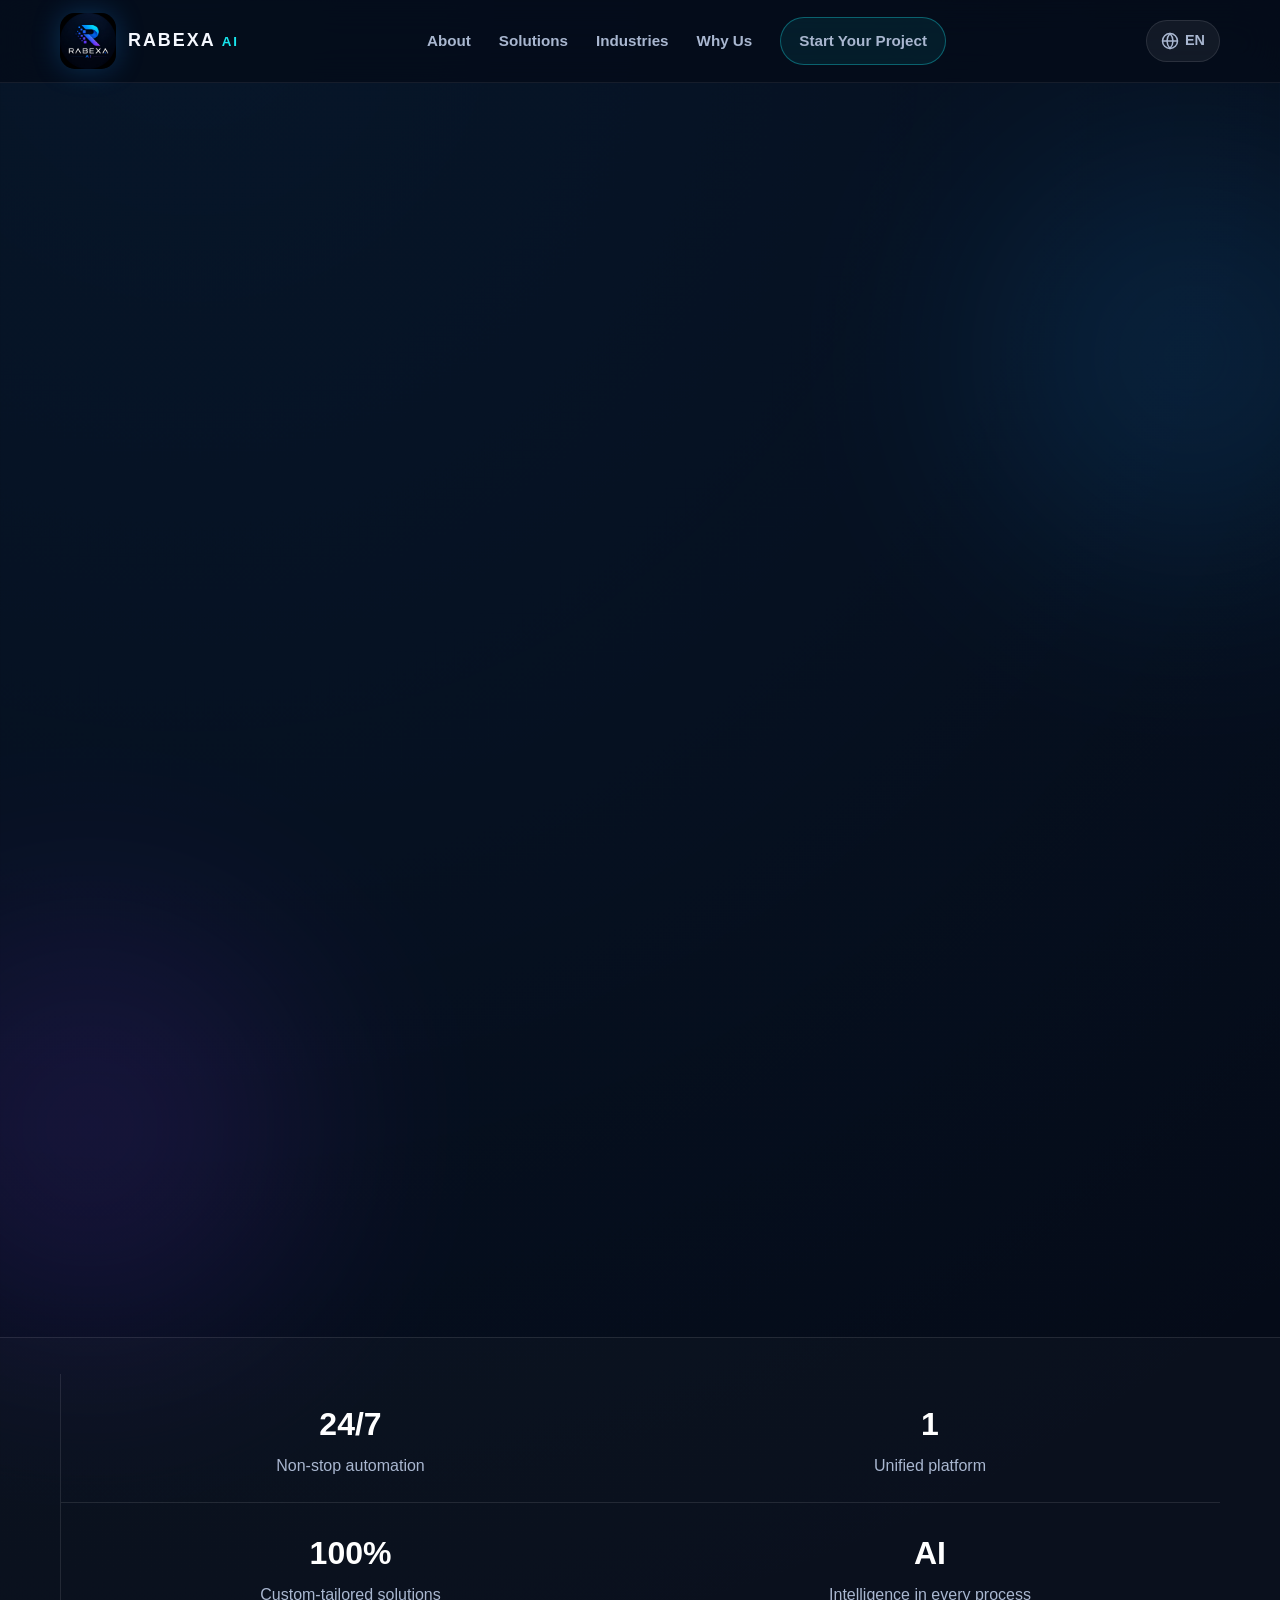
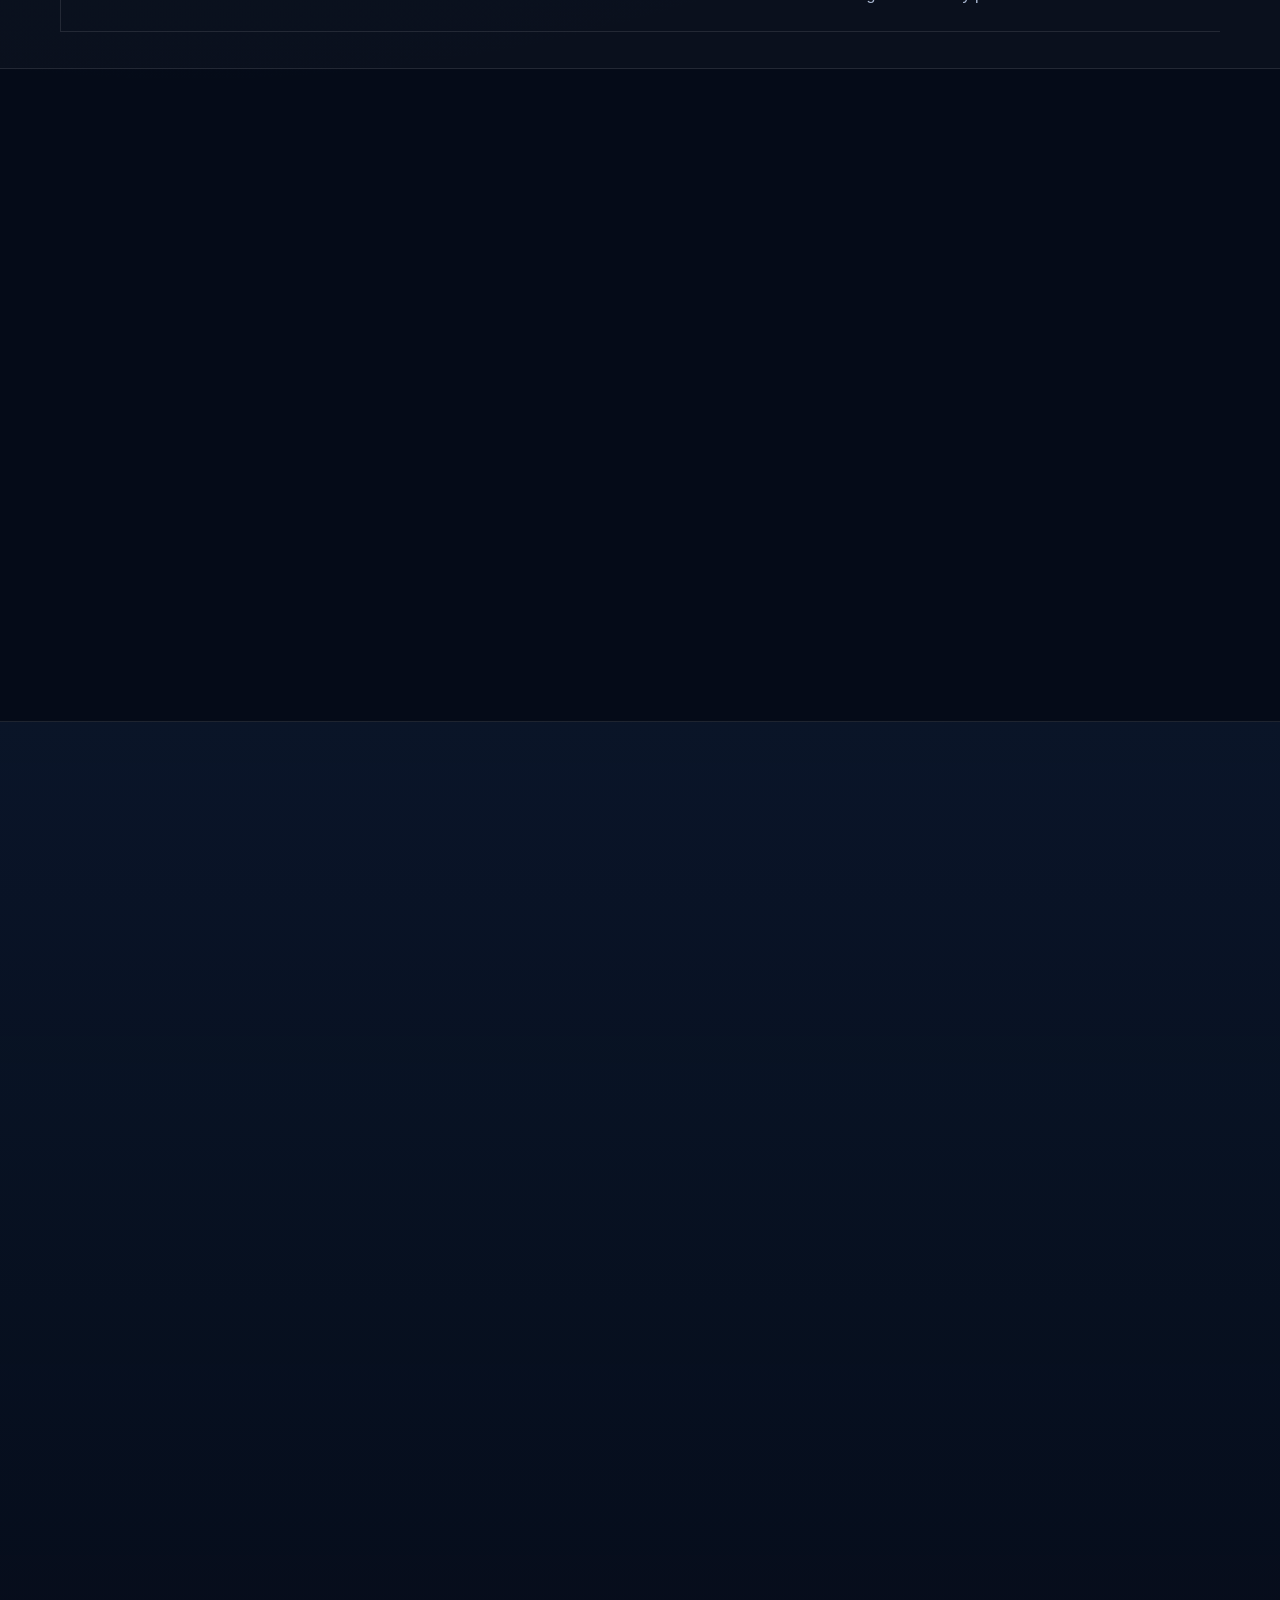
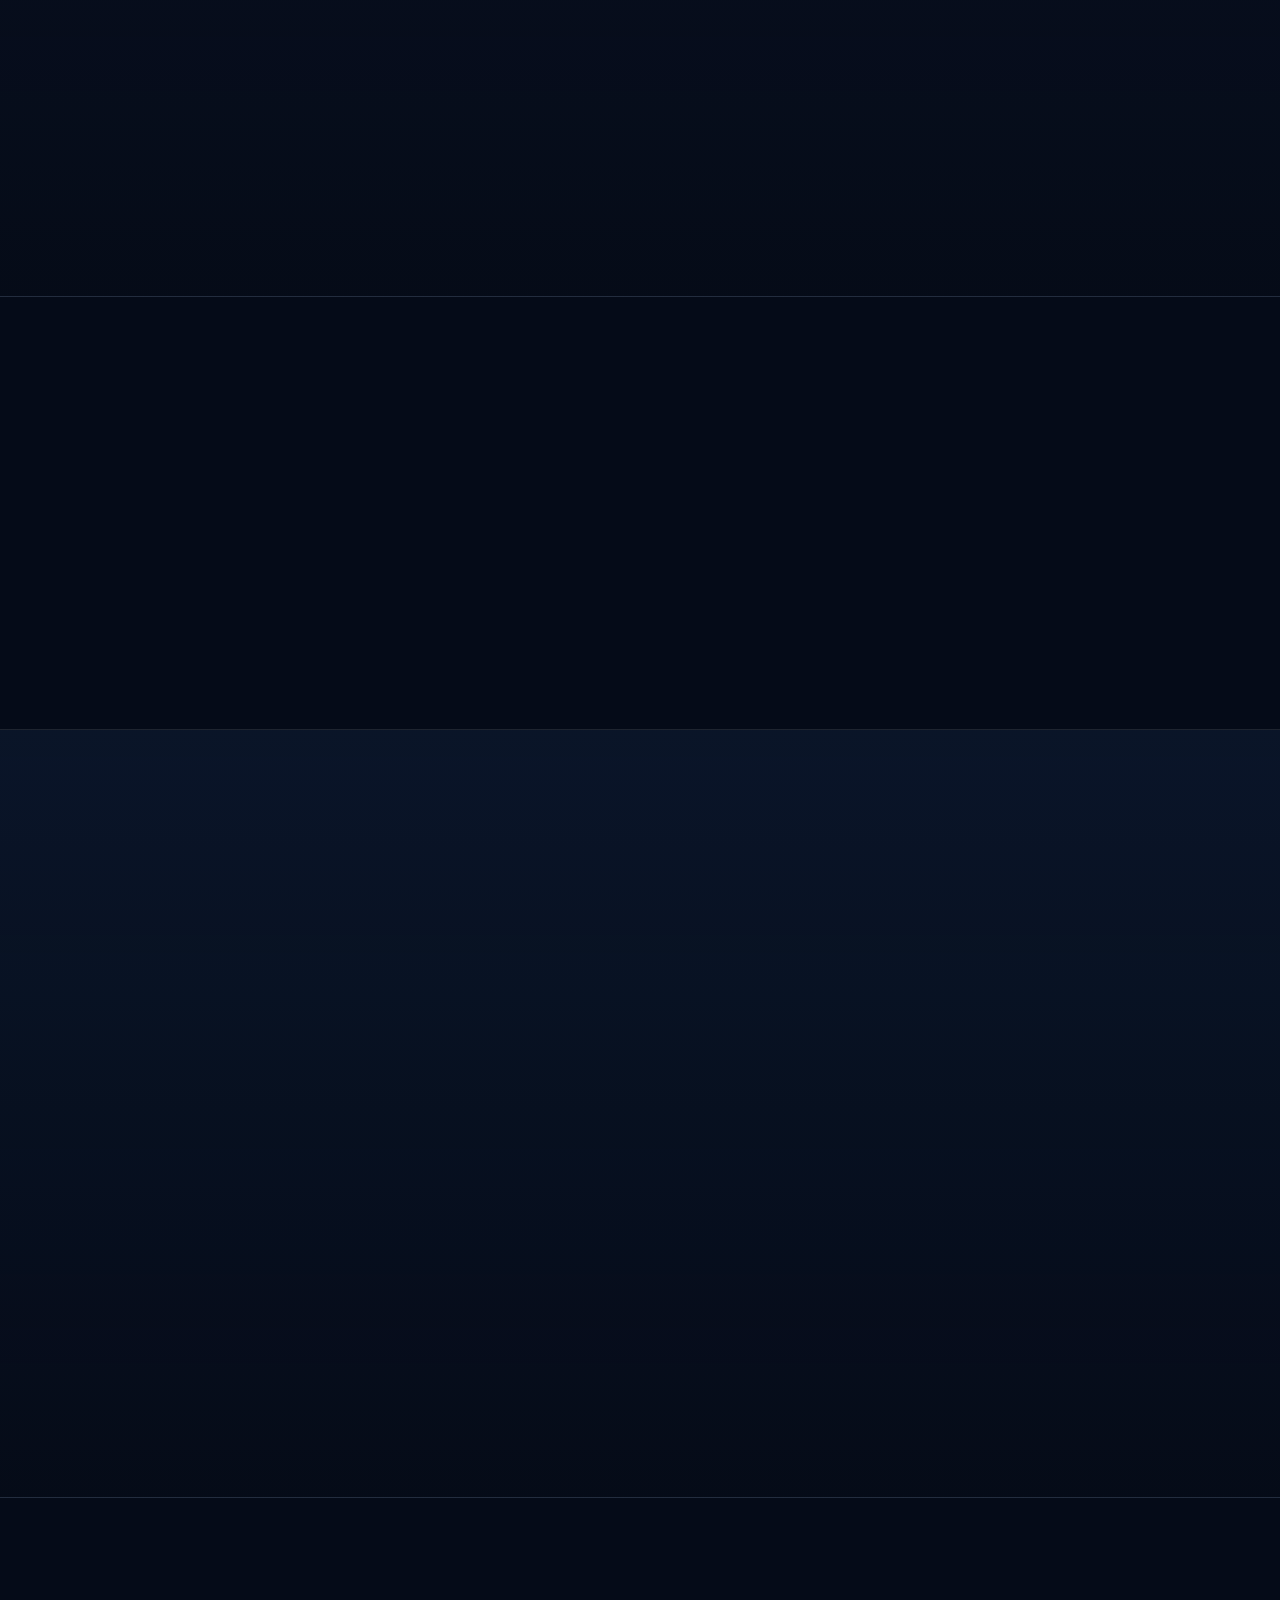
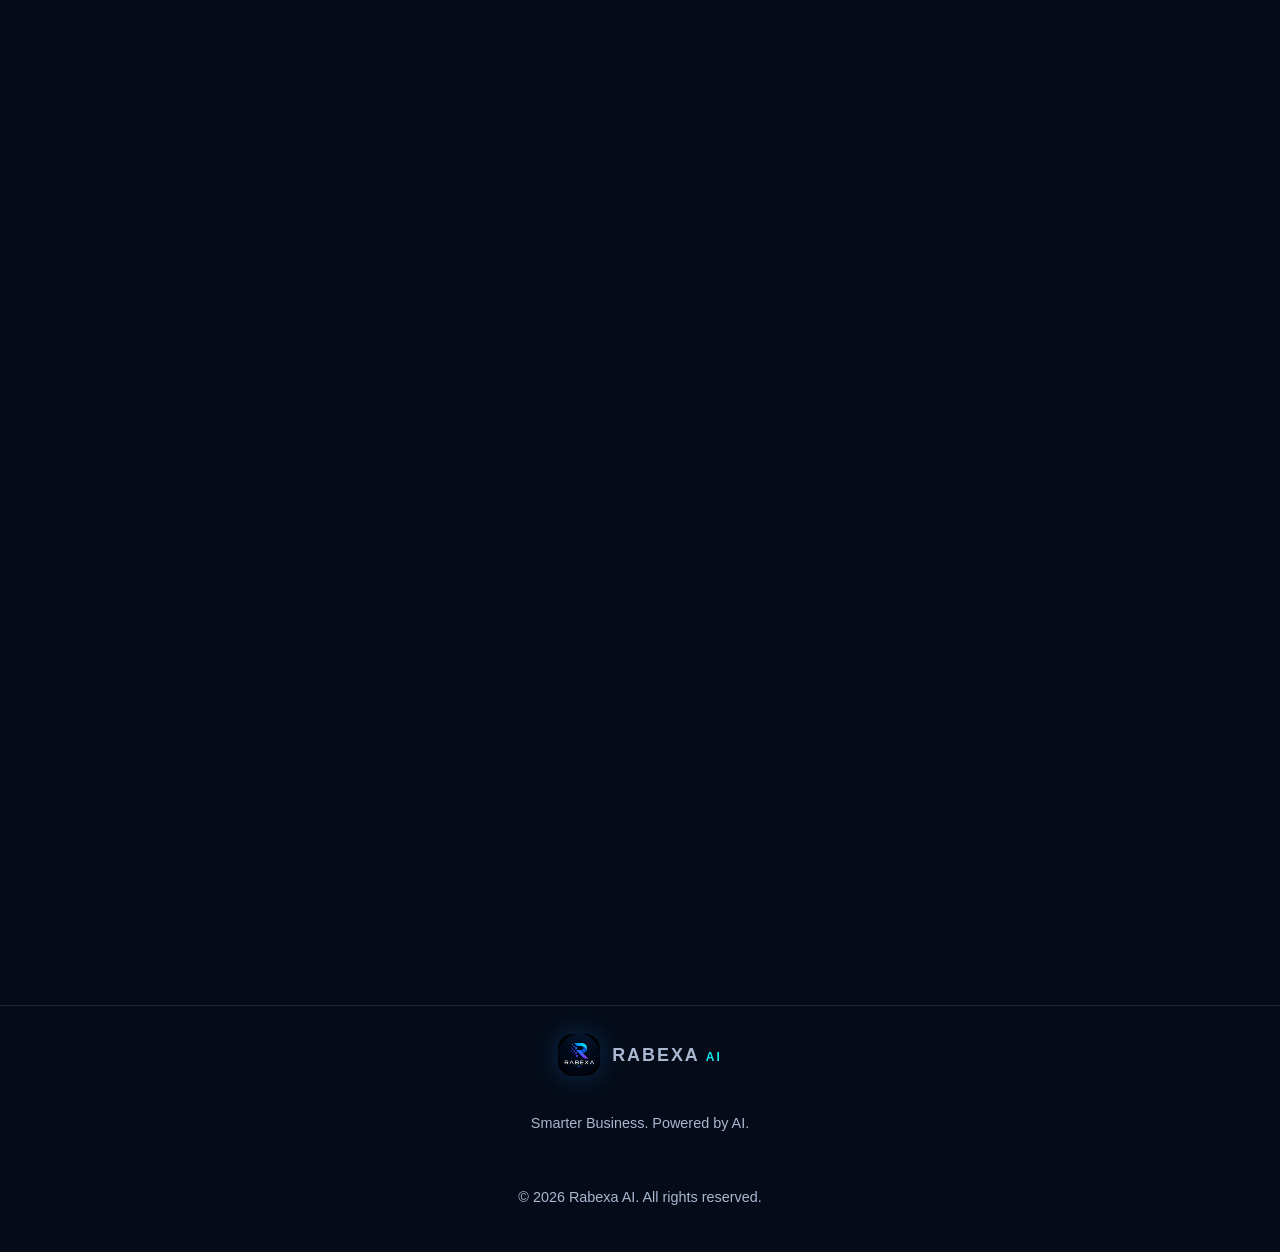
<file: index.html>
<!doctype html>
<html lang="en" dir="ltr">
<head>
  <meta charset="utf-8">
  <meta name="viewport" content="width=device-width, initial-scale=1">
  <meta name="description" content="Rabexa AI delivers AI, automation, and cloud software solutions for modern businesses.">
  <meta name="theme-color" content="#071225">
  <meta name="referrer" content="strict-origin-when-cross-origin">
  <meta http-equiv="Content-Security-Policy" content="default-src 'self'; img-src 'self' data:; style-src 'self'; script-src 'self'; font-src 'self'; connect-src 'self'; base-uri 'self'; form-action 'self'; frame-ancestors 'none'; object-src 'none'; upgrade-insecure-requests">
  <title>Rabexa AI | Smarter Business. Powered by AI.</title>
  <link rel="icon" href="assets/rabexa-logo.jpeg" type="image/jpeg">
  <link rel="stylesheet" href="styles.css">
  <script src="script.js" defer></script>
</head>
<body>
  <a class="skip-link" href="#main">Skip to content</a>

  <header class="site-header" id="top">
    <div class="container nav-wrap">
      <a class="brand" href="index.html" aria-label="Rabexa AI Homepage">
        <img src="assets/rabexa-logo.jpeg" alt="Rabexa AI Logo" width="56" height="56">
        <span><strong>RABEXA</strong><small>AI</small></span>
      </a>

      <button class="menu-toggle" type="button" aria-expanded="false" aria-controls="primary-nav" aria-label="Open menu">
        <span></span><span></span><span></span>
      </button>

      <nav id="primary-nav" class="nav" aria-label="Main navigation">
        <a href="#about">About</a>
        <a href="#services">Solutions</a>
        <a href="#industries">Industries</a>
        <a href="#why-us">Why Us</a>
        <a class="nav-cta" href="#contact">Start Your Project</a>
      </nav>

      <div class="lang-switcher">
        <button class="lang-btn" aria-label="Change language" aria-expanded="false">
          <svg width="18" height="18" viewBox="0 0 24 24" fill="none" stroke="currentColor" stroke-width="2"><circle cx="12" cy="12" r="10"/><path d="M2 12h20M12 2a15.3 15.3 0 0 1 4 10 15.3 15.3 0 0 1-4 10 15.3 15.3 0 0 1-4-10A15.3 15.3 0 0 1 12 2z"/></svg>
          <span>EN</span>
        </button>
        <div class="lang-dropdown">
          <a href="index.html" class="active">English</a>
          <a href="ar.html">العربية</a>
          <a href="he.html">עברית</a>
          <a href="ru.html">Русский</a>
        </div>
      </div>
    </div>
  </header>

  <main id="main">
    <section class="hero section">
      <div class="hero-glow hero-glow-one"></div>
      <div class="hero-glow hero-glow-two"></div>
      <div class="container hero-grid">
        <div class="hero-content reveal">
          <span class="eyebrow">AI Solutions for Modern Business</span>
          <h1>Make your business <span>smarter, faster, and more efficient</span></h1>
          <p>We build cloud platforms, automation, and AI solutions that help companies reduce costs, boost productivity, and make better decisions — all from one place.</p>
          <div class="hero-actions">
            <a class="btn btn-primary" href="#contact">Book a Free Consultation</a>
            <a class="btn btn-secondary" href="#services">Explore Solutions</a>
          </div>
          <div class="trust-row" aria-label="Rabexa AI advantages">
            <span>Scalable Solutions</span>
            <span>Security & Privacy</span>
            <span>Flexible Integrations</span>
          </div>
        </div>

        <div class="hero-visual reveal" aria-label="Rabexa AI Smart Platform">
          <div class="logo-orbit">
            <div class="orbit orbit-one"></div>
            <div class="orbit orbit-two"></div>
            <img src="assets/rabexa-logo.jpeg" alt="Rabexa AI" width="460" height="460">
            <div class="floating-card card-one"><strong>AI Agents</strong><span>Smart customer service</span></div>
            <div class="floating-card card-two"><strong>Automation</strong><span>Faster operations</span></div>
            <div class="floating-card card-three"><strong>Analytics</strong><span>Data-driven decisions</span></div>
          </div>
        </div>
      </div>
    </section>

    <section class="stats section-sm" aria-label="Key statistics">
      <div class="container stats-grid">
        <article><strong>24/7</strong><span>Non-stop automation</span></article>
        <article><strong>1</strong><span>Unified platform</span></article>
        <article><strong>100%</strong><span>Custom-tailored solutions</span></article>
        <article><strong>AI</strong><span>Intelligence in every process</span></article>
      </div>
    </section>

    <section class="section" id="about">
      <div class="container two-col">
        <div class="section-heading reveal">
          <span class="eyebrow">About Us</span>
          <h2>Your partner in AI-powered digital transformation</h2>
        </div>
        <div class="prose reveal">
          <p>Rabexa AI specializes in developing AI and cloud software solutions. We help companies transform traditional operations into connected digital experiences that are easy to use and scalable.</p>
          <p>Our goal is to empower teams to manage employees, projects, clients, invoicing, and reports more efficiently — with automation and smart assistants embedded into daily workflows.</p>
        </div>
      </div>
    </section>

    <section class="section surface" id="services">
      <div class="container">
        <div class="section-heading centered reveal">
          <span class="eyebrow">Our Solutions</span>
          <h2>An integrated platform to run your business smarter</h2>
          <p>Flexible solutions that can be adopted independently or combined into a unified system.</p>
        </div>
        <div class="cards-grid">
          <article class="service-card reveal"><span class="icon">01</span><h3>Human Resources</h3><p>Employee management, leave, attendance, working hours, and schedules.</p></article>
          <article class="service-card reveal"><span class="icon">02</span><h3>Projects & Sites</h3><p>Track projects, field teams, tasks, and progress in real time.</p></article>
          <article class="service-card reveal"><span class="icon">03</span><h3>CRM</h3><p>Organize leads, sales, contracts, follow-ups, and post-sale support.</p></article>
          <article class="service-card reveal"><span class="icon">04</span><h3>Invoicing & Reports</h3><p>Digital invoices, KPIs, advanced reports, and interactive dashboards.</p></article>
          <article class="service-card reveal"><span class="icon">05</span><h3>WhatsApp for Business</h3><p>Connect WhatsApp to internal systems for faster communication and notifications.</p></article>
          <article class="service-card reveal"><span class="icon">06</span><h3>AI Agents</h3><p>Smart assistants for customer service, order management, and repetitive tasks.</p></article>
        </div>
      </div>
    </section>

    <section class="section" id="industries">
      <div class="container">
        <div class="section-heading reveal">
          <span class="eyebrow">Industries</span>
          <h2>Solutions built for your reality</h2>
        </div>
        <div class="industry-list reveal">
          <span>Construction & Contracting</span><span>Human Resources</span><span>Services</span><span>Manufacturing</span><span>Retail & Trade</span><span>SMBs</span>
        </div>
      </div>
    </section>

    <section class="section surface" id="why-us">
      <div class="container feature-grid">
        <div class="section-heading reveal">
          <span class="eyebrow">Why Rabexa AI?</span>
          <h2>Powerful technology, zero complexity</h2>
          <p>We focus on building practical, clear, and secure solutions that deliver measurable operational impact.</p>
        </div>
        <div class="features reveal">
          <article><h3>One Platform</h3><p>Manage your operations and data from a single interface — no more scattered tools.</p></article>
          <article><h3>Scalability</h3><p>A flexible foundation that grows with your company and integrates with your existing systems.</p></article>
          <article><h3>Security First</h3><p>Least-privilege design, encrypted connections, and clear access controls.</p></article>
          <article><h3>Custom Development</h3><p>We turn your actual needs into a product that fits your workflows.</p></article>
        </div>
      </div>
    </section>

    <section class="section contact" id="contact">
      <div class="container contact-card reveal">
        <div>
          <span class="eyebrow">Let's Start</span>
          <h2>Ready to build a smarter system for your business?</h2>
          <p>Send us the project details and we'll get in touch to discuss the best solution.</p>
        </div>
        <form id="contact-form" class="contact-form" novalidate>
          <div class="field-row">
            <label>Full Name<input name="name" type="text" autocomplete="name" minlength="2" maxlength="80" required></label>
            <label>Email Address<input name="email" type="email" autocomplete="email" maxlength="120" required></label>
          </div>
          <label>Company Name<input name="company" type="text" autocomplete="organization" maxlength="120"></label>
          <label>How can we help you?<textarea name="message" rows="5" minlength="10" maxlength="1500" required></textarea></label>
          <div class="form-footer">
            <button class="btn btn-primary" type="submit">Submit Request</button>
            <p id="form-status" role="status" aria-live="polite"></p>
          </div>
        </form>
      </div>
    </section>
  </main>

  <footer class="site-footer">
    <div class="container footer-grid">
      <div class="brand footer-brand"><img src="assets/rabexa-logo.jpeg" alt="" width="48" height="48"><span><strong>RABEXA</strong><small>AI</small></span></div>
      <p>Smarter Business. Powered by AI.</p>
      <p>&copy; <span id="year"></span> Rabexa AI. All rights reserved.</p>
    </div>
  </footer>
</body>
</html>
</file>
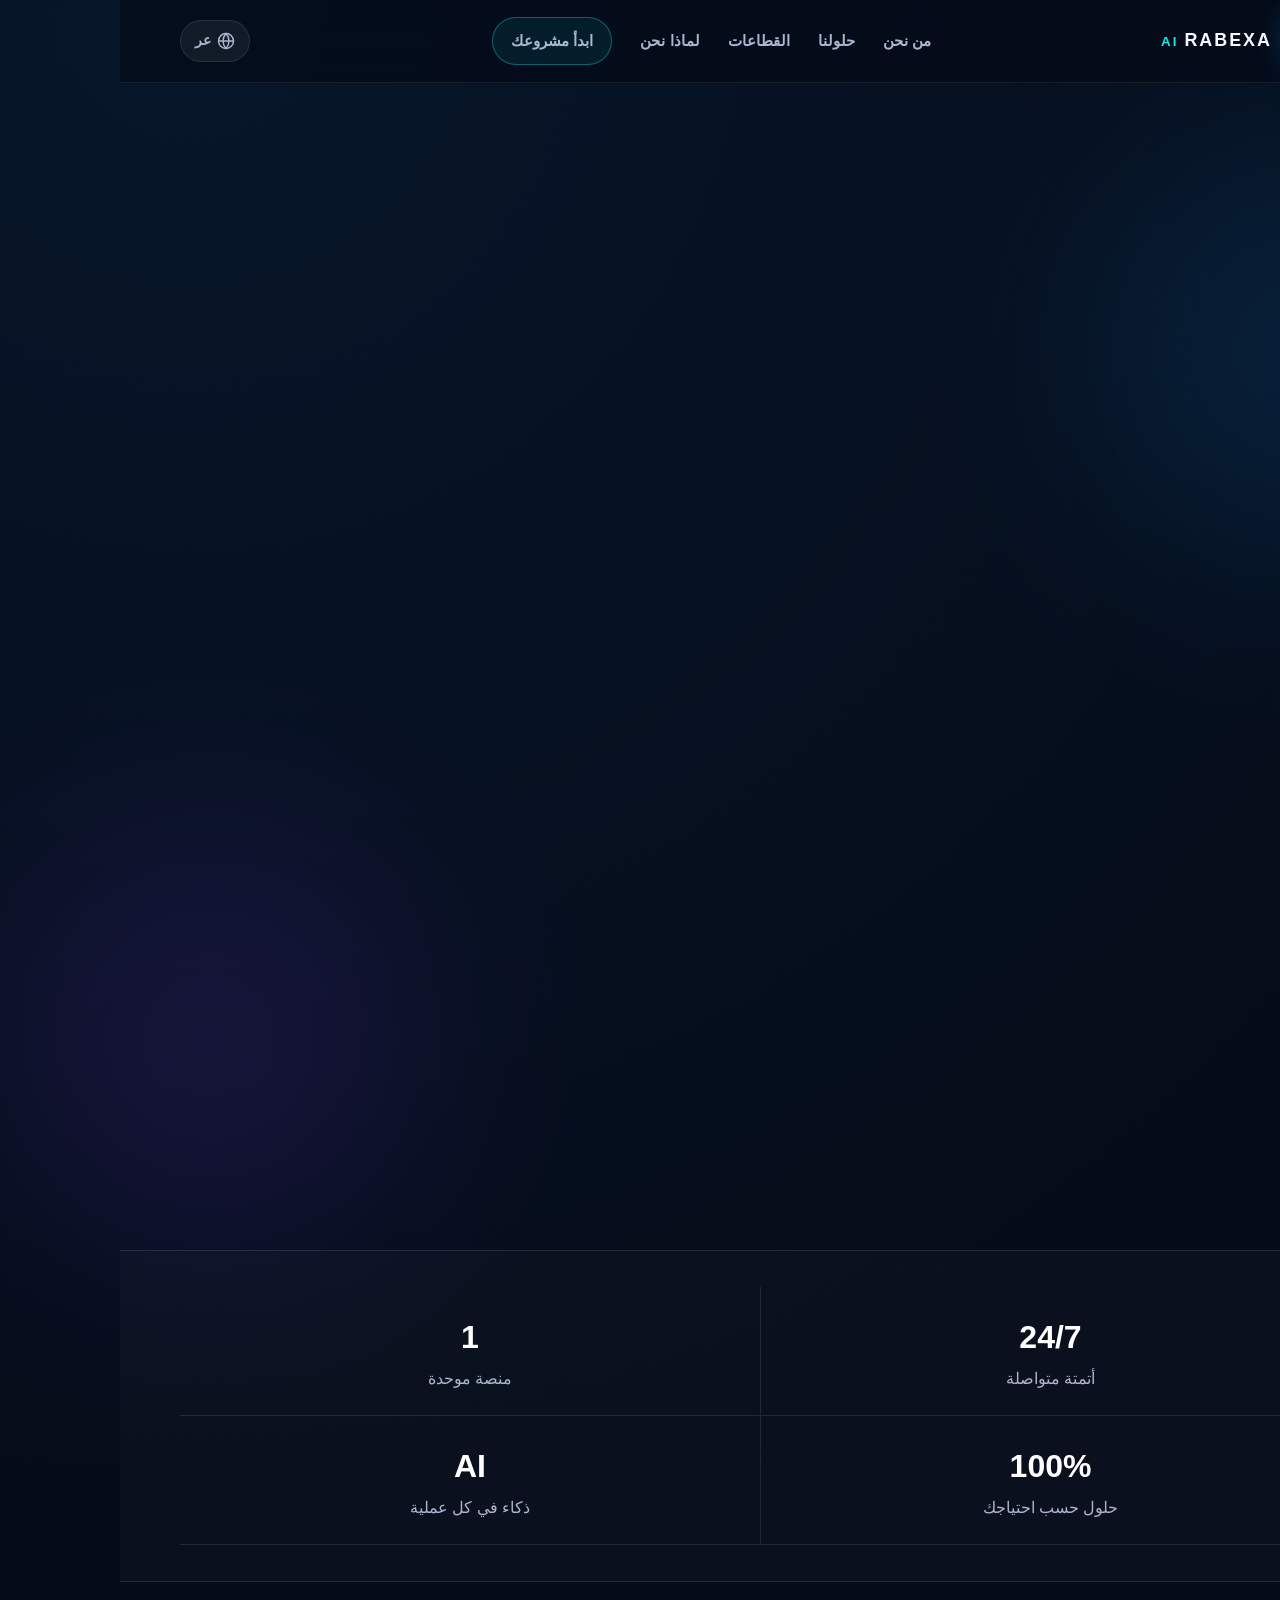
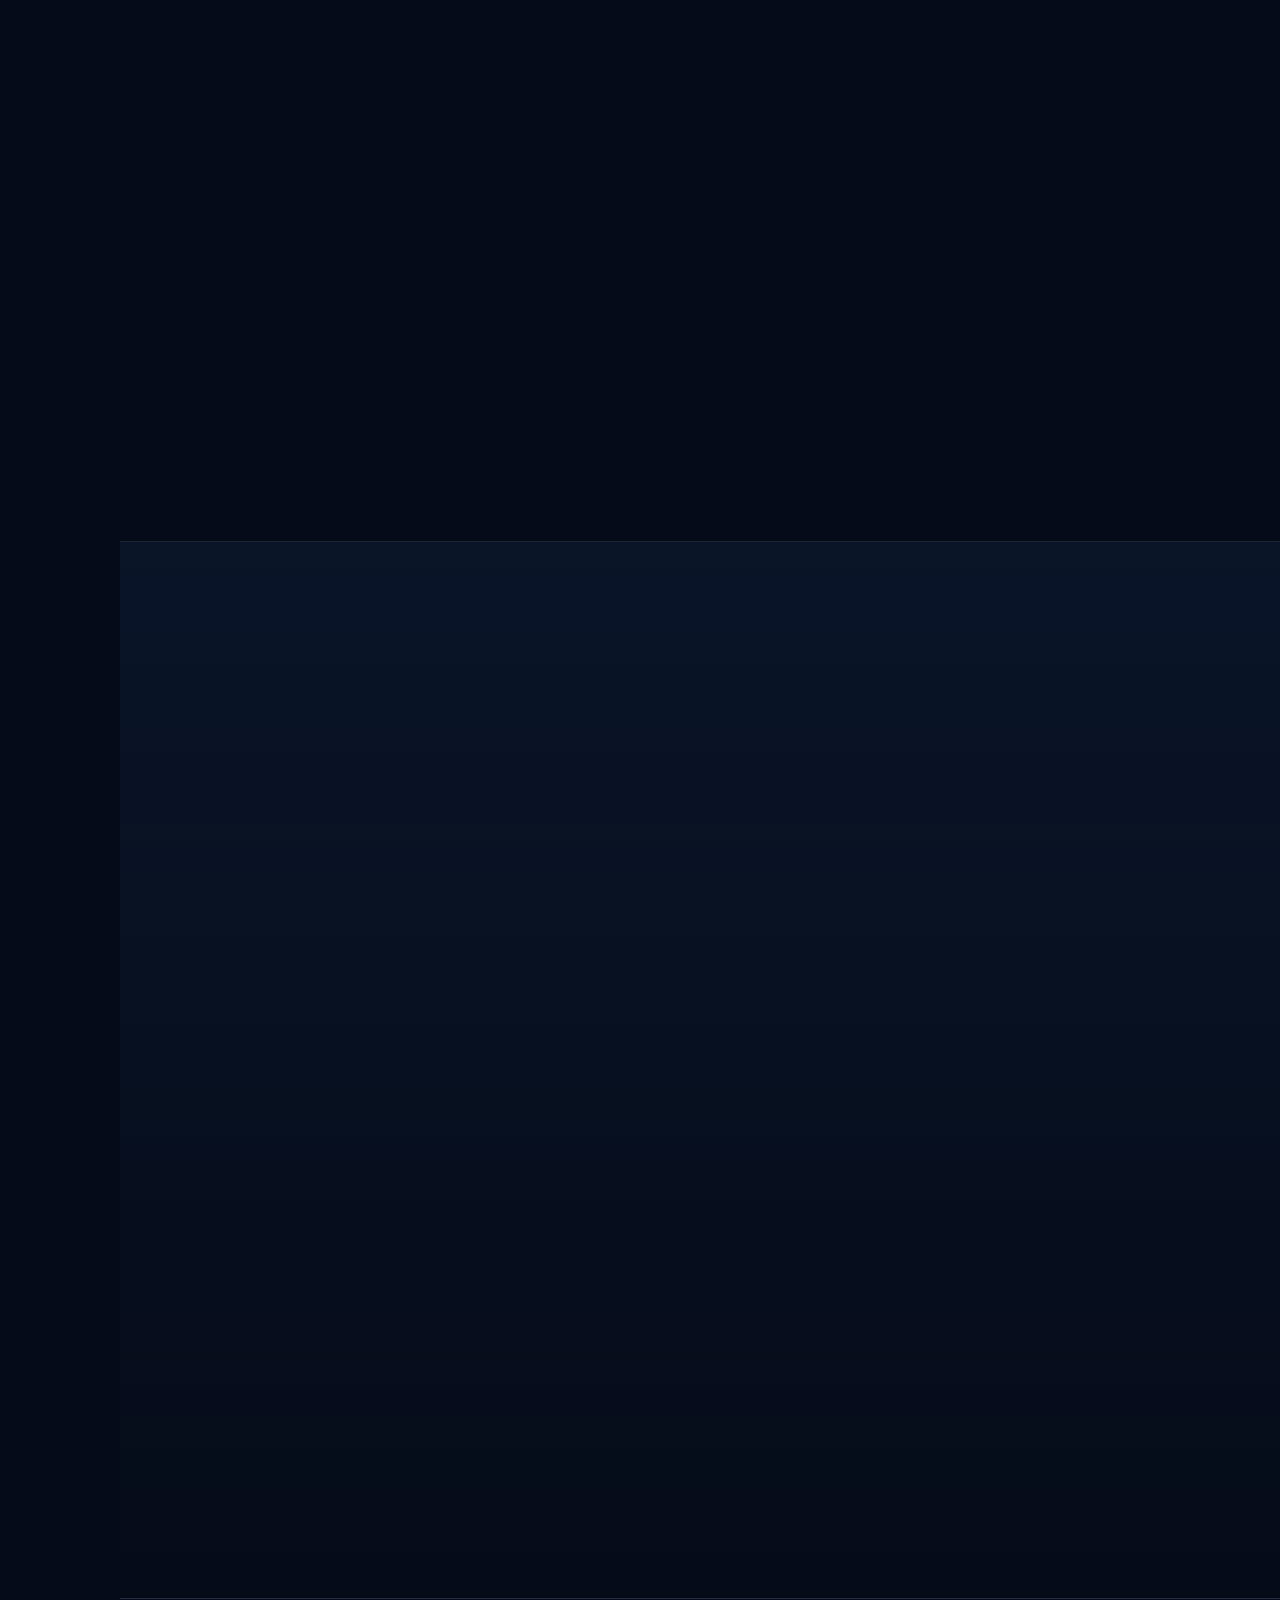
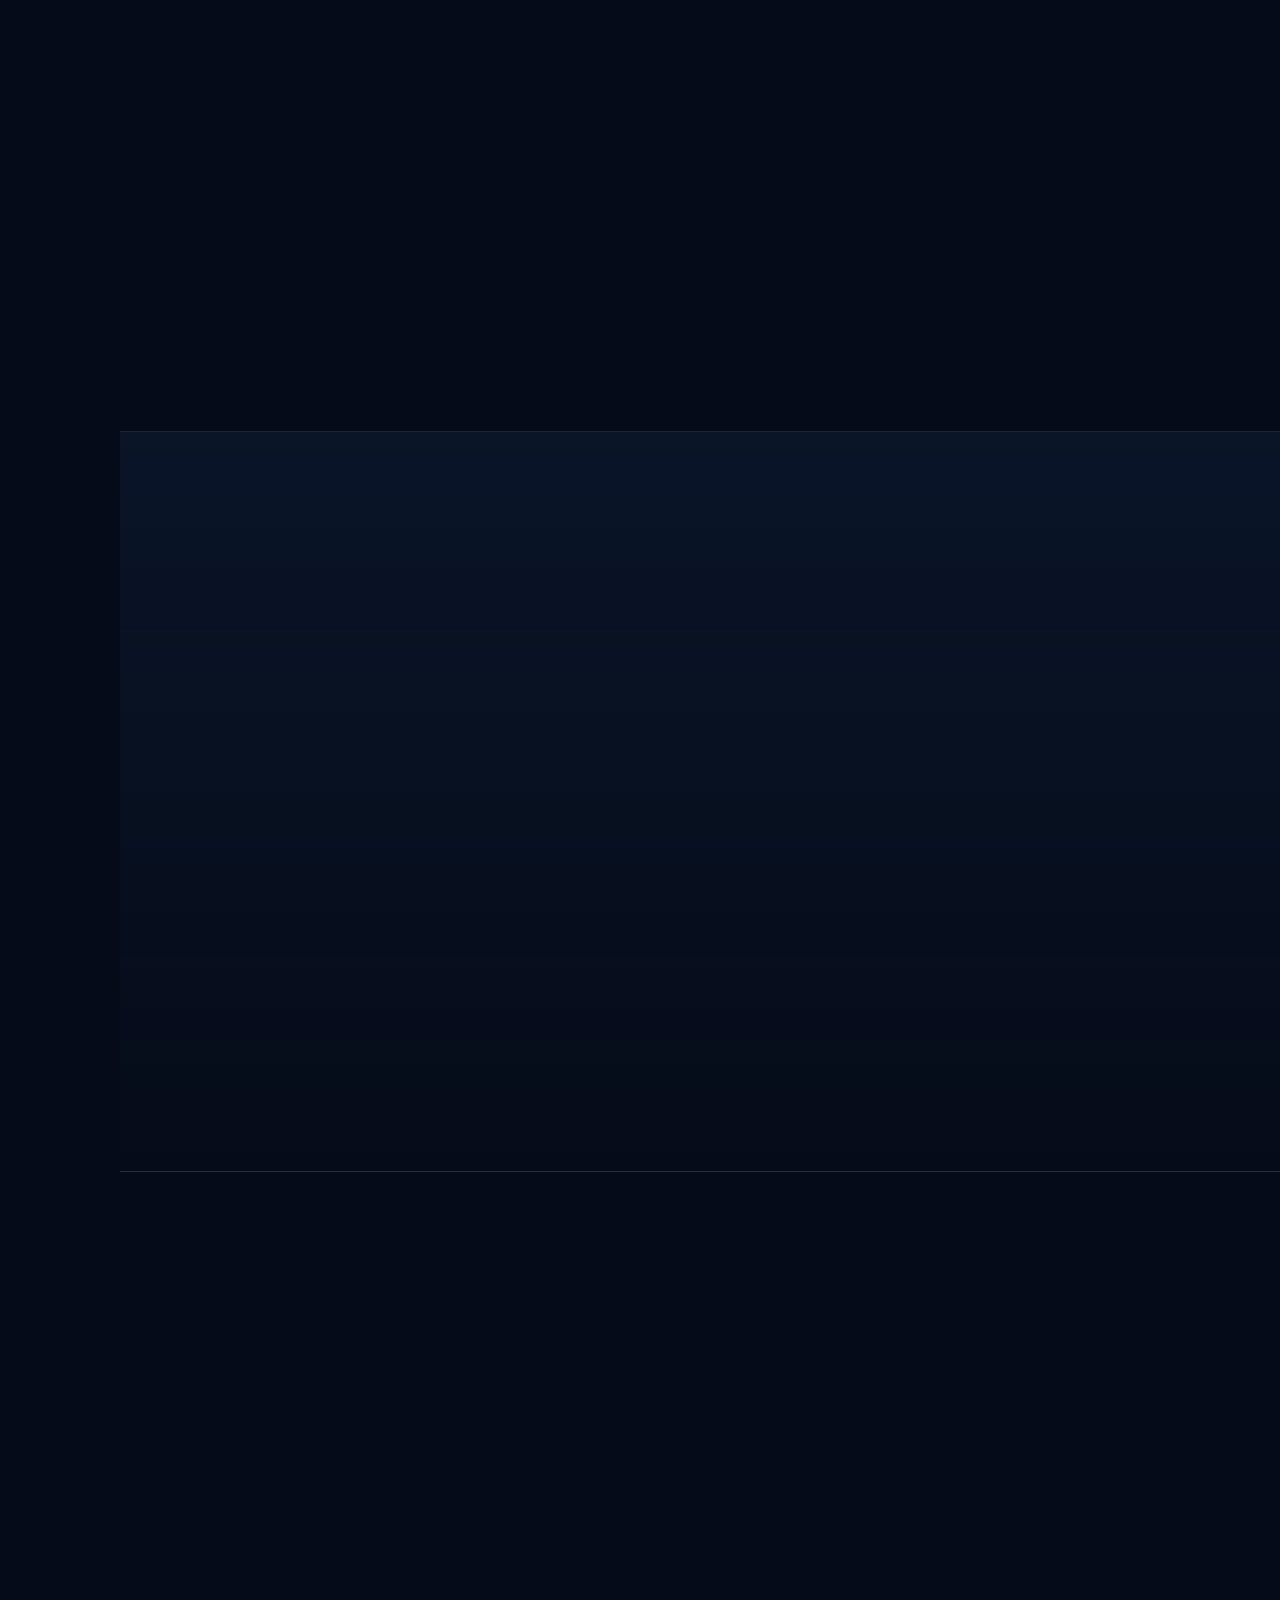
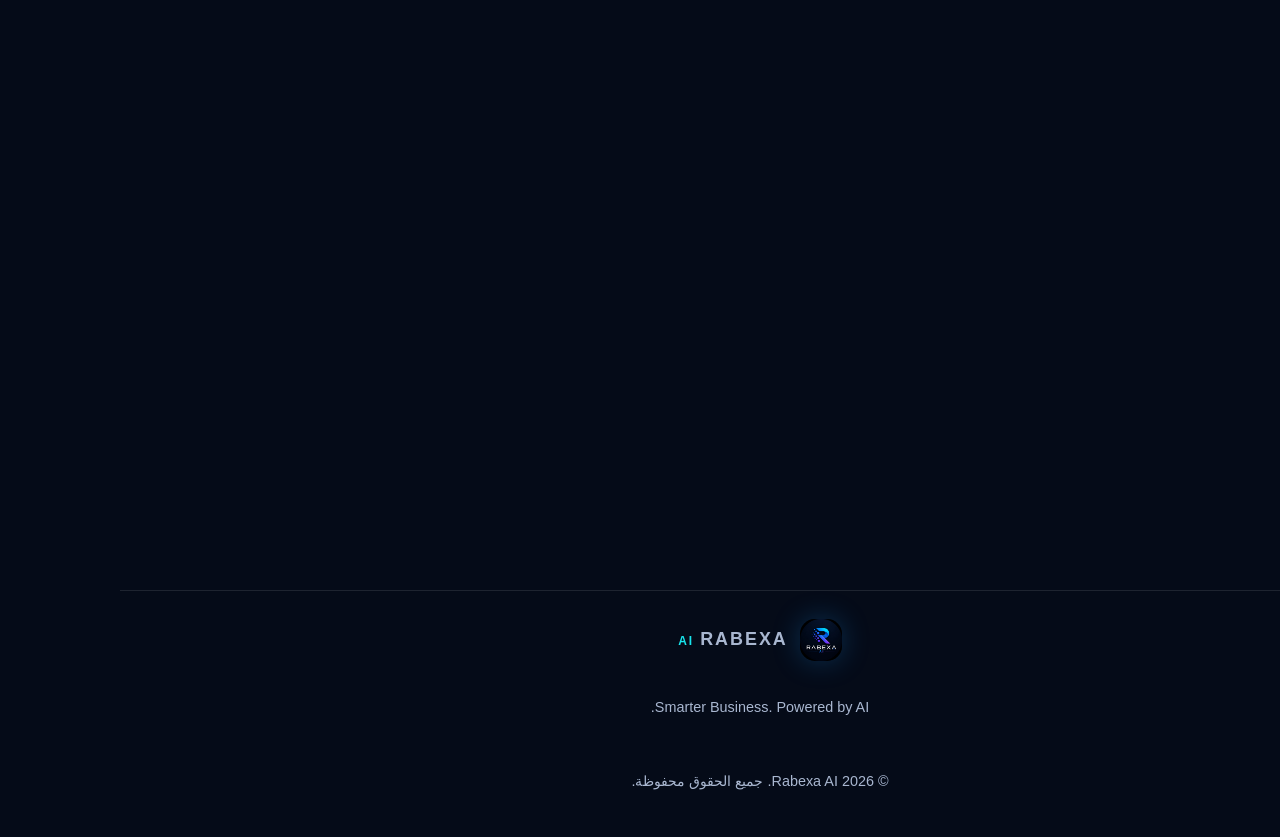
<file: ar.html>
<!doctype html>
<html lang="ar" dir="rtl">
<head>
  <meta charset="utf-8">
  <meta name="viewport" content="width=device-width, initial-scale=1">
  <meta name="description" content="Rabexa AI تقدم حلول الذكاء الاصطناعي والأتمتة والبرمجيات السحابية للشركات.">
  <meta name="theme-color" content="#071225">
  <meta name="referrer" content="strict-origin-when-cross-origin">
  <meta http-equiv="Content-Security-Policy" content="default-src 'self'; img-src 'self' data:; style-src 'self'; script-src 'self'; font-src 'self'; connect-src 'self'; base-uri 'self'; form-action 'self'; frame-ancestors 'none'; object-src 'none'; upgrade-insecure-requests">
  <title>Rabexa AI | Smarter Business. Powered by AI.</title>
  <link rel="icon" href="assets/rabexa-logo.jpeg" type="image/jpeg">
  <link rel="stylesheet" href="styles.css">
  <script src="script.js" defer></script>
</head>
<body>
  <a class="skip-link" href="#main">انتقل إلى المحتوى</a>

  <header class="site-header" id="top">
    <div class="container nav-wrap">
      <a class="brand" href="ar.html" aria-label="Rabexa AI الصفحة الرئيسية">
        <img src="assets/rabexa-logo.jpeg" alt="شعار Rabexa AI" width="56" height="56">
        <span><strong>RABEXA</strong><small>AI</small></span>
      </a>

      <button class="menu-toggle" type="button" aria-expanded="false" aria-controls="primary-nav" aria-label="فتح القائمة">
        <span></span><span></span><span></span>
      </button>

      <nav id="primary-nav" class="nav" aria-label="التنقل الرئيسي">
        <a href="#about">من نحن</a>
        <a href="#services">حلولنا</a>
        <a href="#industries">القطاعات</a>
        <a href="#why-us">لماذا نحن</a>
        <a class="nav-cta" href="#contact">ابدأ مشروعك</a>
      </nav>

      <div class="lang-switcher">
        <button class="lang-btn" aria-label="تغيير اللغة" aria-expanded="false">
          <svg width="18" height="18" viewBox="0 0 24 24" fill="none" stroke="currentColor" stroke-width="2"><circle cx="12" cy="12" r="10"/><path d="M2 12h20M12 2a15.3 15.3 0 0 1 4 10 15.3 15.3 0 0 1-4 10 15.3 15.3 0 0 1-4-10A15.3 15.3 0 0 1 12 2z"/></svg>
          <span>عر</span>
        </button>
        <div class="lang-dropdown">
          <a href="index.html">English</a>
          <a href="ar.html" class="active">العربية</a>
          <a href="he.html">עברית</a>
          <a href="ru.html">Русский</a>
        </div>
      </div>
    </div>
  </header>

  <main id="main">
    <section class="hero section">
      <div class="hero-glow hero-glow-one"></div>
      <div class="hero-glow hero-glow-two"></div>
      <div class="container hero-grid">
        <div class="hero-content reveal">
          <span class="eyebrow">حلول ذكاء اصطناعي للأعمال الحديثة</span>
          <h1>حوّل أعمالك إلى منظومة <span>أذكى، أسرع، وأكثر كفاءة</span></h1>
          <p>نبني منصات سحابية وحلول أتمتة وذكاء اصطناعي تساعد الشركات على خفض التكاليف، زيادة الإنتاجية، واتخاذ قرارات أفضل من مكان واحد.</p>
          <div class="hero-actions">
            <a class="btn btn-primary" href="#contact">اطلب استشارة مجانية</a>
            <a class="btn btn-secondary" href="#services">استكشف الحلول</a>
          </div>
          <div class="trust-row" aria-label="مزايا Rabexa AI">
            <span>حلول قابلة للتوسع</span>
            <span>أمان وخصوصية</span>
            <span>تكاملات مرنة</span>
          </div>
        </div>

        <div class="hero-visual reveal" aria-label="منصة Rabexa AI الذكية">
          <div class="logo-orbit">
            <div class="orbit orbit-one"></div>
            <div class="orbit orbit-two"></div>
            <img src="assets/rabexa-logo.jpeg" alt="Rabexa AI" width="460" height="460">
            <div class="floating-card card-one"><strong>AI Agents</strong><span>خدمة عملاء ذكية</span></div>
            <div class="floating-card card-two"><strong>Automation</strong><span>عمليات أسرع</span></div>
            <div class="floating-card card-three"><strong>Analytics</strong><span>قرارات مبنية على البيانات</span></div>
          </div>
        </div>
      </div>
    </section>

    <section class="stats section-sm" aria-label="إحصاءات توضيحية">
      <div class="container stats-grid">
        <article><strong>24/7</strong><span>أتمتة متواصلة</span></article>
        <article><strong>1</strong><span>منصة موحدة</span></article>
        <article><strong>100%</strong><span>حلول حسب احتياجك</span></article>
        <article><strong>AI</strong><span>ذكاء في كل عملية</span></article>
      </div>
    </section>

    <section class="section" id="about">
      <div class="container two-col">
        <div class="section-heading reveal">
          <span class="eyebrow">من نحن</span>
          <h2>شريكك في التحول الرقمي المدعوم بالذكاء الاصطناعي</h2>
        </div>
        <div class="prose reveal">
          <p>Rabexa AI شركة متخصصة في تطوير حلول الذكاء الاصطناعي والبرمجيات السحابية. نساعد الشركات على تحويل العمليات التقليدية إلى تجارب رقمية مترابطة، سهلة الاستخدام، وقابلة للتوسع.</p>
          <p>هدفنا هو تمكين فرق العمل من إدارة الموظفين، المشاريع، العملاء، الفواتير، والتقارير بكفاءة أعلى، مع دمج الأتمتة والمساعدين الأذكياء في صميم العمل اليومي.</p>
        </div>
      </div>
    </section>

    <section class="section surface" id="services">
      <div class="container">
        <div class="section-heading centered reveal">
          <span class="eyebrow">حلولنا</span>
          <h2>منصة متكاملة لإدارة أعمالك بذكاء</h2>
          <p>حلول مرنة يمكن اعتمادها بشكل مستقل أو دمجها في منظومة موحدة.</p>
        </div>
        <div class="cards-grid">
          <article class="service-card reveal"><span class="icon">01</span><h3>الموارد البشرية</h3><p>إدارة الموظفين، الإجازات، الحضور والانصراف، ساعات العمل، والجداول.</p></article>
          <article class="service-card reveal"><span class="icon">02</span><h3>المشاريع والمواقع</h3><p>متابعة المشاريع والفرق الميدانية والمهام ونسب الإنجاز لحظيًا.</p></article>
          <article class="service-card reveal"><span class="icon">03</span><h3>إدارة العملاء CRM</h3><p>تنظيم العملاء المحتملين، المبيعات، العقود، المتابعة، وخدمة ما بعد البيع.</p></article>
          <article class="service-card reveal"><span class="icon">04</span><h3>الفواتير والتقارير</h3><p>فواتير رقمية، مؤشرات أداء، تقارير متقدمة، ولوحات تحكم تفاعلية.</p></article>
          <article class="service-card reveal"><span class="icon">05</span><h3>WhatsApp للأعمال</h3><p>ربط WhatsApp بالأنظمة الداخلية لتسريع التواصل والردود والإشعارات.</p></article>
          <article class="service-card reveal"><span class="icon">06</span><h3>AI Agents</h3><p>مساعدون أذكياء لخدمة العملاء، إدارة الطلبات، وتنفيذ المهام المتكررة.</p></article>
        </div>
      </div>
    </section>

    <section class="section" id="industries">
      <div class="container">
        <div class="section-heading reveal">
          <span class="eyebrow">القطاعات</span>
          <h2>حلول مصممة لواقع أعمالك</h2>
        </div>
        <div class="industry-list reveal">
          <span>البناء والمقاولات</span><span>الموارد البشرية</span><span>الخدمات</span><span>الصناعة</span><span>التجارة والتجزئة</span><span>الشركات الصغيرة والمتوسطة</span>
        </div>
      </div>
    </section>

    <section class="section surface" id="why-us">
      <div class="container feature-grid">
        <div class="section-heading reveal">
          <span class="eyebrow">لماذا Rabexa AI؟</span>
          <h2>تقنية قوية دون تعقيد</h2>
          <p>نركز على بناء حلول عملية، واضحة، وآمنة تحقق أثرًا ملموسًا في التشغيل.</p>
        </div>
        <div class="features reveal">
          <article><h3>منصة واحدة</h3><p>إدارة عملياتك وبياناتك من واجهة موحدة بدل الأدوات المتفرقة.</p></article>
          <article><h3>قابلية التوسع</h3><p>بنية مرنة تنمو مع شركتك وتتكامل مع أنظمتك الحالية.</p></article>
          <article><h3>الأمان أولًا</h3><p>تصميم يعتمد أقل صلاحيات ممكنة، تشفير الاتصال، وضوابط وصول واضحة.</p></article>
          <article><h3>تطوير مخصص</h3><p>نحوّل احتياجاتك الفعلية إلى منتج يناسب إجراءات عملك.</p></article>
        </div>
      </div>
    </section>

    <section class="section contact" id="contact">
      <div class="container contact-card reveal">
        <div>
          <span class="eyebrow">لنبدأ</span>
          <h2>جاهز لبناء نظام أذكى لأعمالك؟</h2>
          <p>أرسل لنا تفاصيل المشروع وسنتواصل معك لمناقشة الحل الأنسب.</p>
        </div>
        <form id="contact-form" class="contact-form" novalidate>
          <div class="field-row">
            <label>الاسم الكامل<input name="name" type="text" autocomplete="name" minlength="2" maxlength="80" required></label>
            <label>البريد الإلكتروني<input name="email" type="email" autocomplete="email" maxlength="120" required></label>
          </div>
          <label>اسم الشركة<input name="company" type="text" autocomplete="organization" maxlength="120"></label>
          <label>كيف يمكننا مساعدتك؟<textarea name="message" rows="5" minlength="10" maxlength="1500" required></textarea></label>
          <div class="form-footer">
            <button class="btn btn-primary" type="submit">إرسال الطلب</button>
            <p id="form-status" role="status" aria-live="polite"></p>
          </div>
        </form>
      </div>
    </section>
  </main>

  <footer class="site-footer">
    <div class="container footer-grid">
      <div class="brand footer-brand"><img src="assets/rabexa-logo.jpeg" alt="" width="48" height="48"><span><strong>RABEXA</strong><small>AI</small></span></div>
      <p>Smarter Business. Powered by AI.</p>
      <p>&copy; <span id="year"></span> Rabexa AI. جميع الحقوق محفوظة.</p>
    </div>
  </footer>
</body>
</html>
</file>
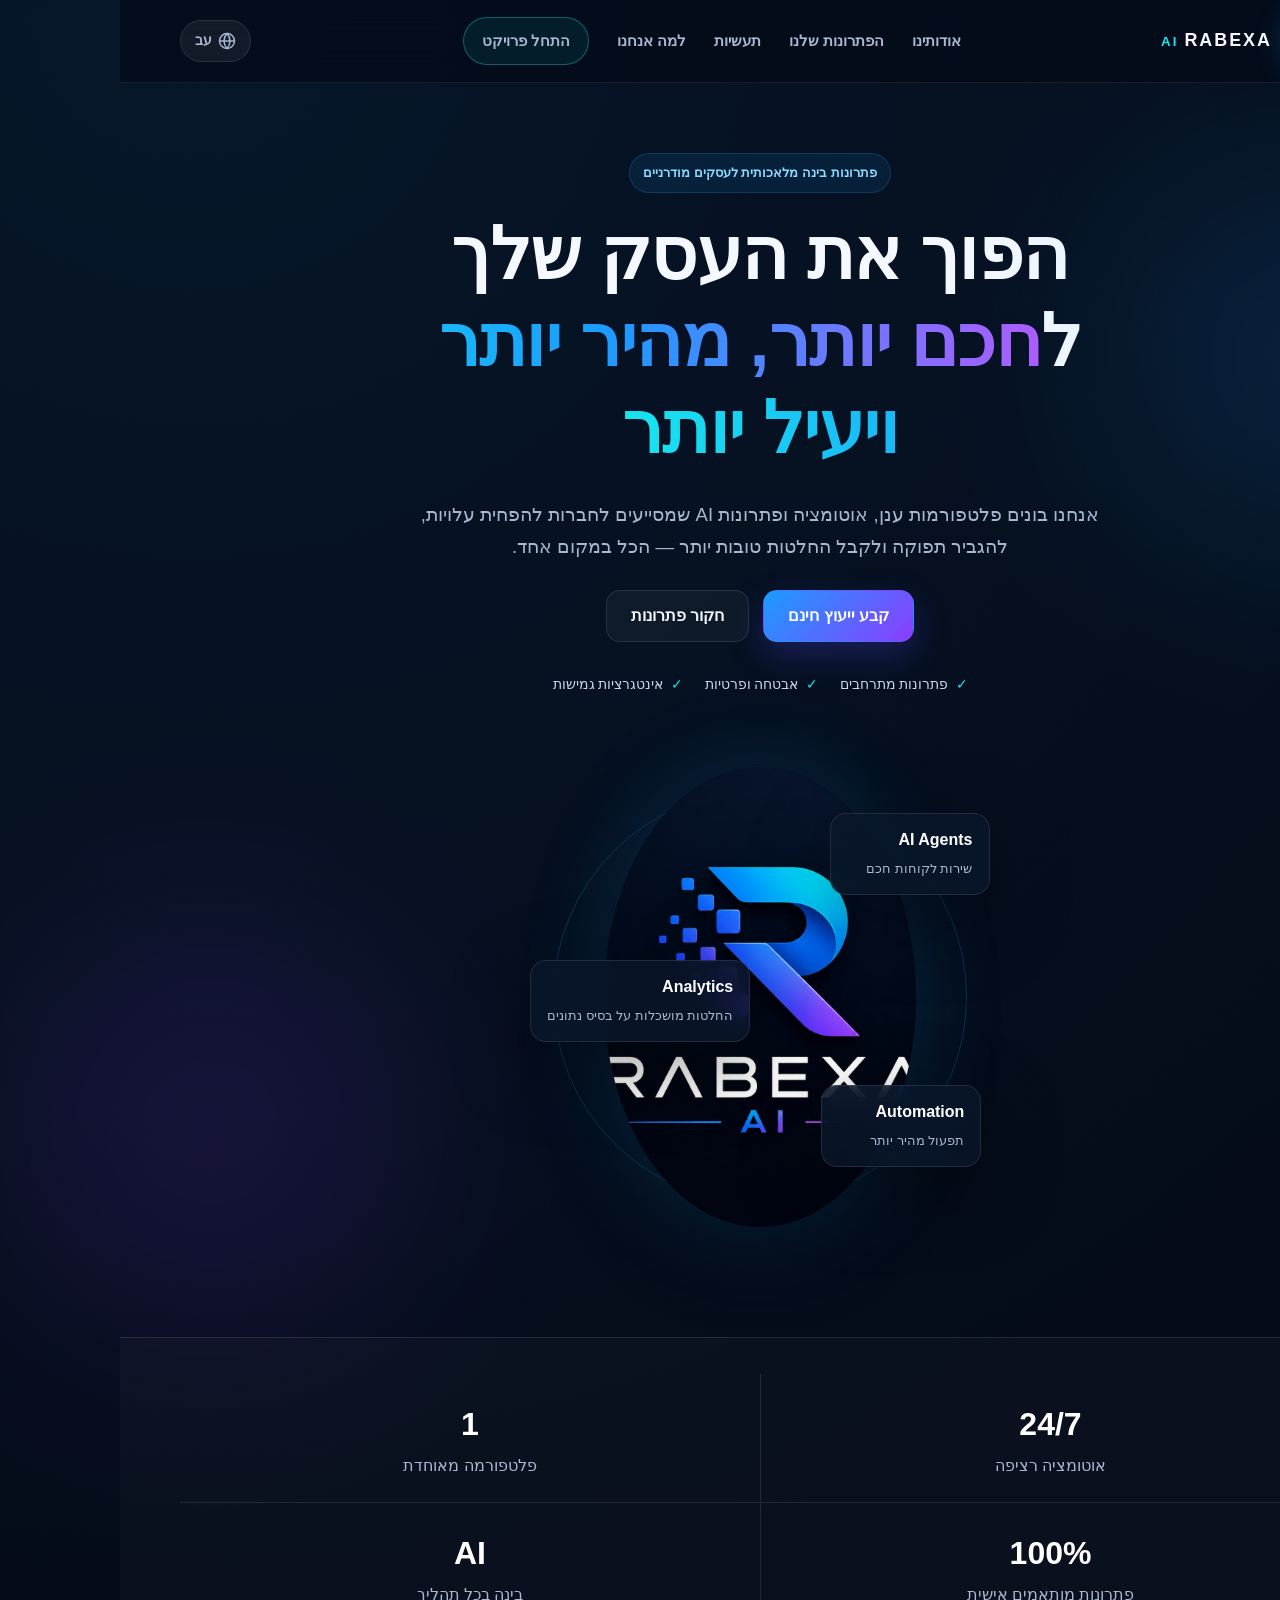
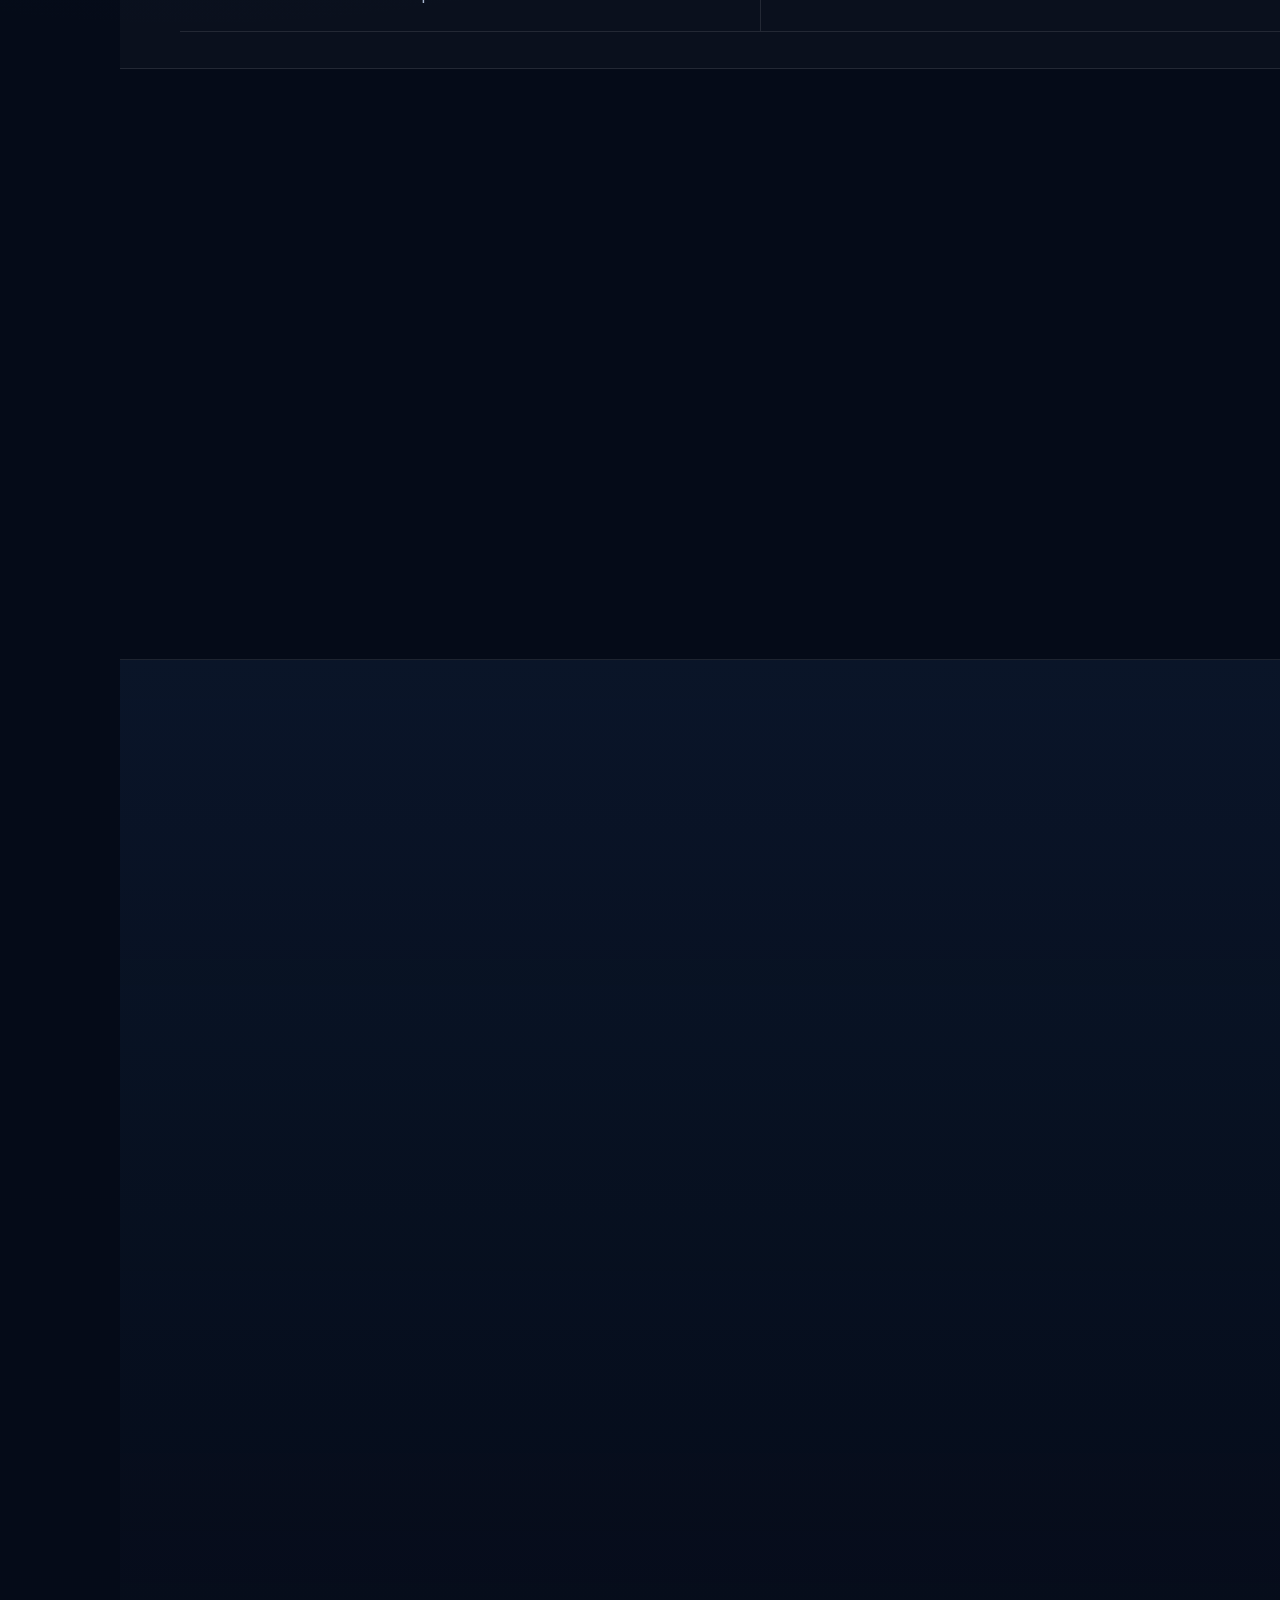
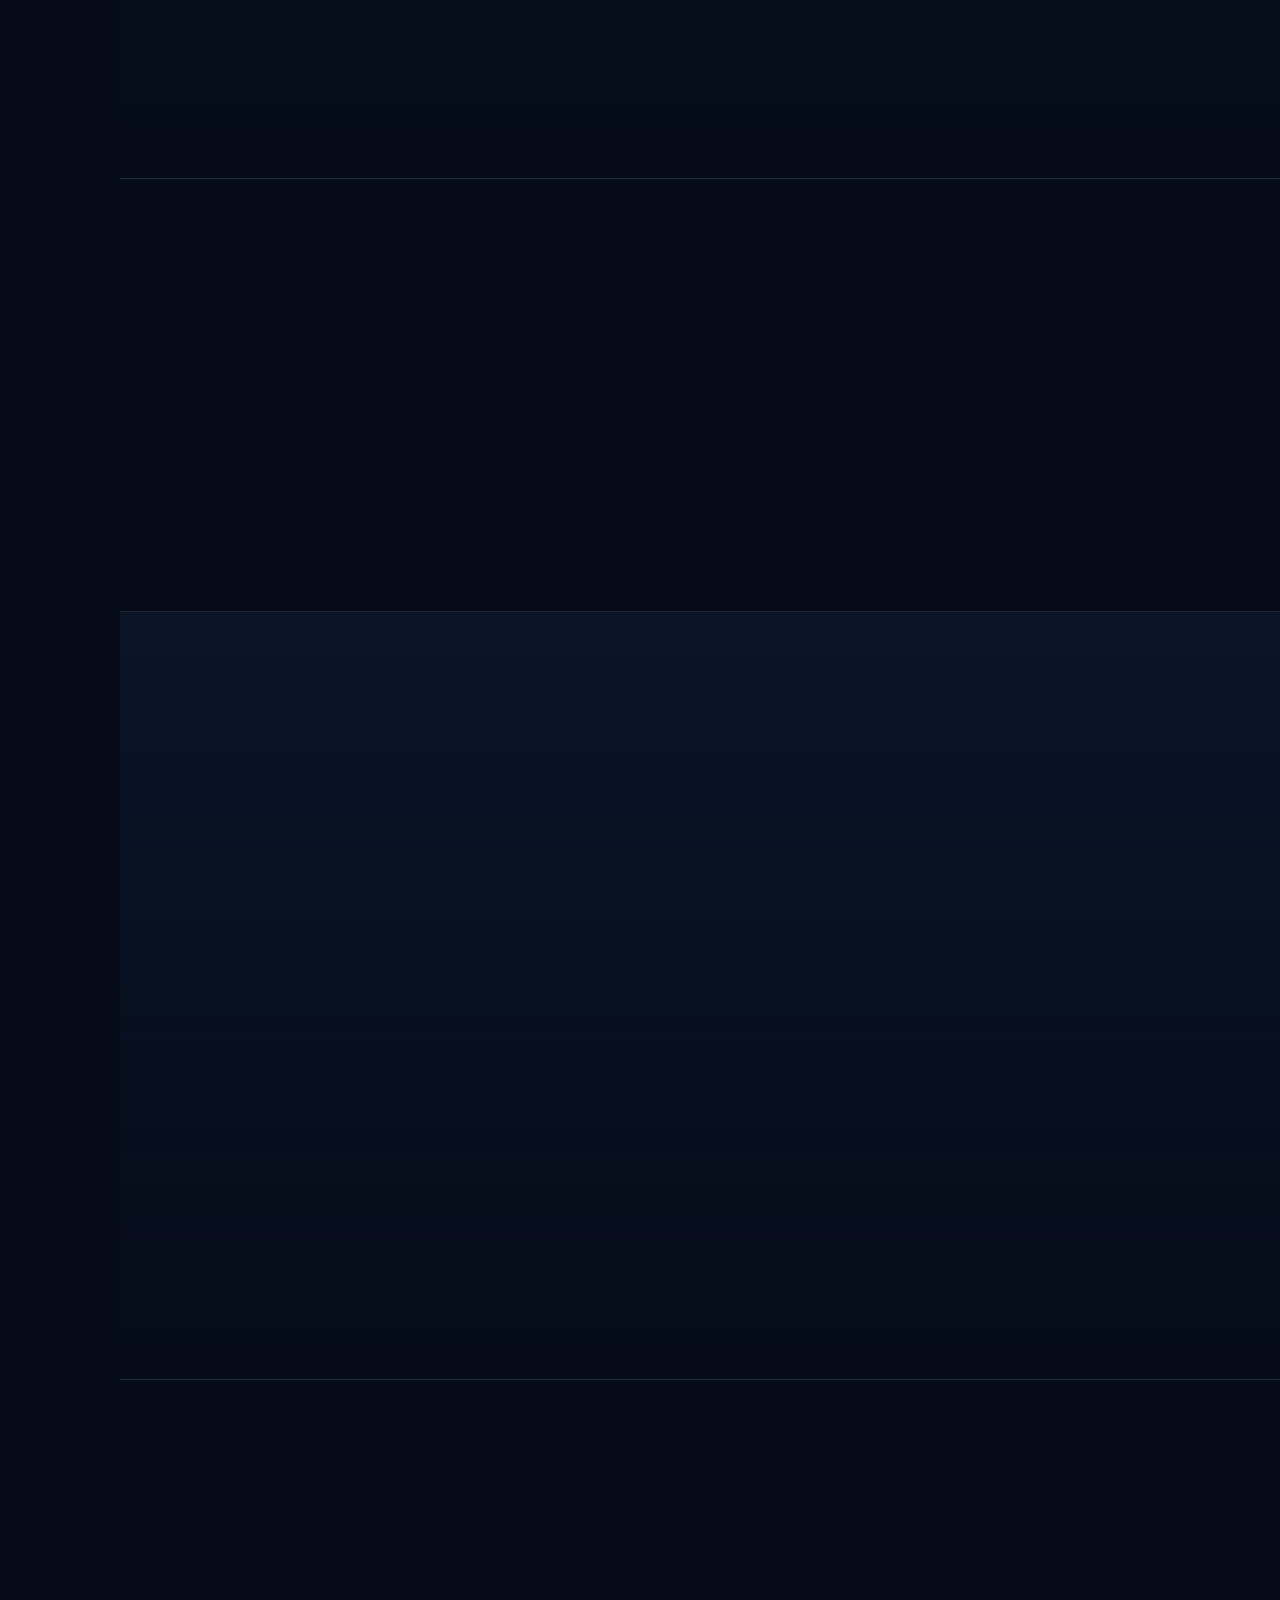
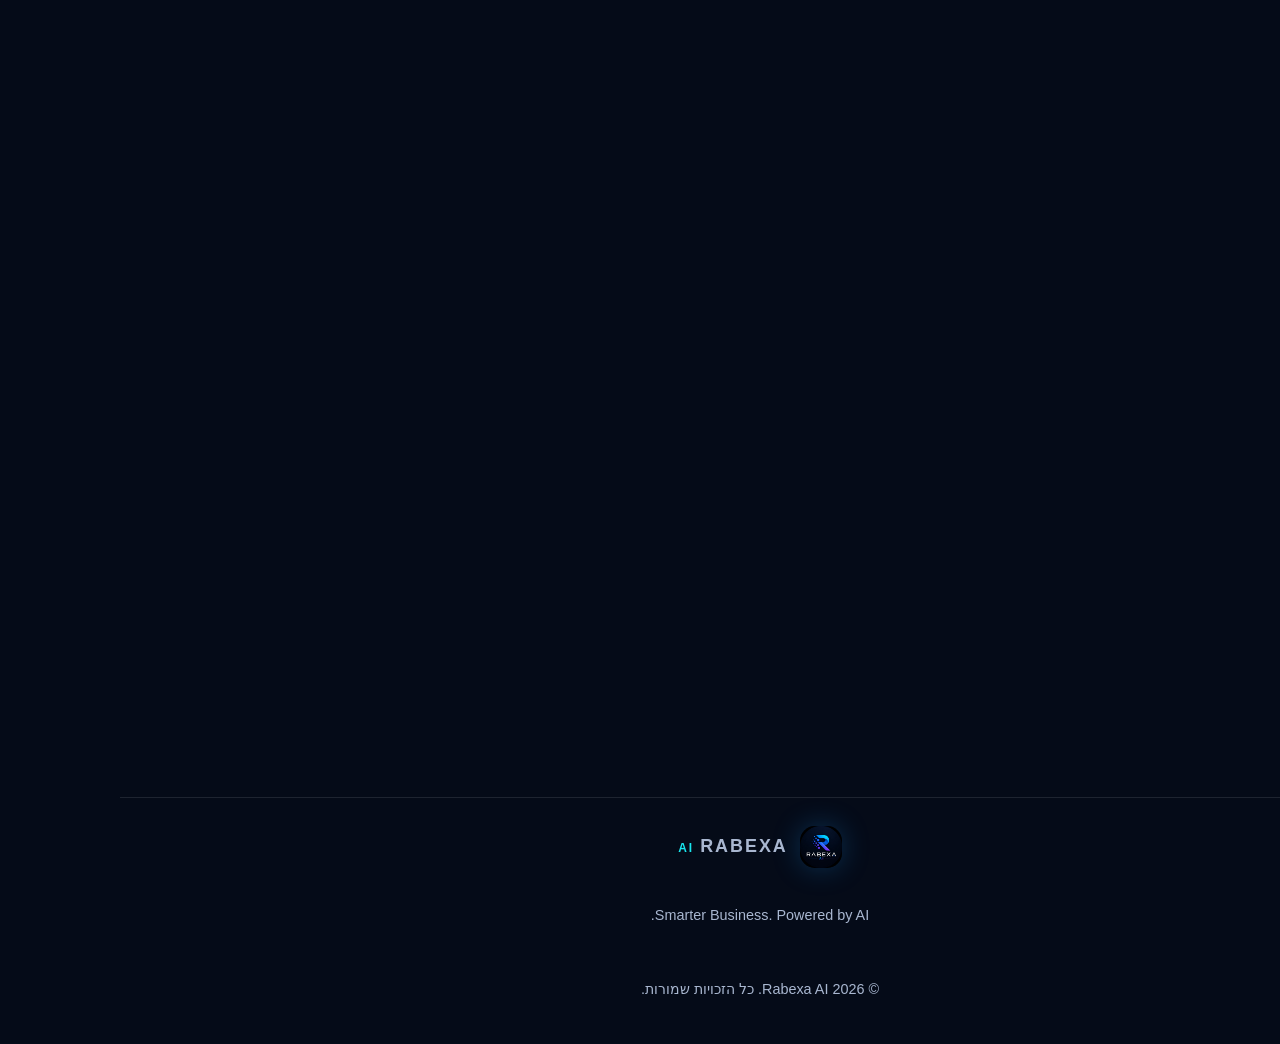
<file: he.html>
<!doctype html>
<html lang="he" dir="rtl">
<head>
  <meta charset="utf-8">
  <meta name="viewport" content="width=device-width, initial-scale=1">
  <meta name="description" content="Rabexa AI מספקת פתרונות בינה מלאכותית, אוטומציה ותוכנה בענן לעסקים מודרניים.">
  <meta name="theme-color" content="#071225">
  <meta name="referrer" content="strict-origin-when-cross-origin">
  <meta http-equiv="Content-Security-Policy" content="default-src 'self'; img-src 'self' data:; style-src 'self'; script-src 'self'; font-src 'self'; connect-src 'self'; base-uri 'self'; form-action 'self'; frame-ancestors 'none'; object-src 'none'; upgrade-insecure-requests">
  <title>Rabexa AI | Smarter Business. Powered by AI.</title>
  <link rel="icon" href="assets/rabexa-logo.jpeg" type="image/jpeg">
  <link rel="stylesheet" href="styles.css">
  <script src="script.js" defer></script>
</head>
<body>
  <a class="skip-link" href="#main">דלג לתוכן</a>

  <header class="site-header" id="top">
    <div class="container nav-wrap">
      <a class="brand" href="he.html" aria-label="Rabexa AI דף הבית">
        <img src="assets/rabexa-logo.jpeg" alt="Rabexa AI לוגו" width="56" height="56">
        <span><strong>RABEXA</strong><small>AI</small></span>
      </a>

      <button class="menu-toggle" type="button" aria-expanded="false" aria-controls="primary-nav" aria-label="פתח תפריט">
        <span></span><span></span><span></span>
      </button>

      <nav id="primary-nav" class="nav" aria-label="ניווט ראשי">
        <a href="#about">אודותינו</a>
        <a href="#services">הפתרונות שלנו</a>
        <a href="#industries">תעשיות</a>
        <a href="#why-us">למה אנחנו</a>
        <a class="nav-cta" href="#contact">התחל פרויקט</a>
      </nav>

      <div class="lang-switcher">
        <button class="lang-btn" aria-label="שנה שפה" aria-expanded="false">
          <svg width="18" height="18" viewBox="0 0 24 24" fill="none" stroke="currentColor" stroke-width="2"><circle cx="12" cy="12" r="10"/><path d="M2 12h20M12 2a15.3 15.3 0 0 1 4 10 15.3 15.3 0 0 1-4 10 15.3 15.3 0 0 1-4-10A15.3 15.3 0 0 1 12 2z"/></svg>
          <span>עב</span>
        </button>
        <div class="lang-dropdown">
          <a href="index.html">English</a>
          <a href="ar.html">العربية</a>
          <a href="he.html" class="active">עברית</a>
          <a href="ru.html">Русский</a>
        </div>
      </div>
    </div>
  </header>

  <main id="main">
    <section class="hero section">
      <div class="hero-glow hero-glow-one"></div>
      <div class="hero-glow hero-glow-two"></div>
      <div class="container hero-grid">
        <div class="hero-content reveal">
          <span class="eyebrow">פתרונות בינה מלאכותית לעסקים מודרניים</span>
          <h1>הפוך את העסק שלך ל<span>חכם יותר, מהיר יותר ויעיל יותר</span></h1>
          <p>אנחנו בונים פלטפורמות ענן, אוטומציה ופתרונות AI שמסייעים לחברות להפחית עלויות, להגביר תפוקה ולקבל החלטות טובות יותר — הכל במקום אחד.</p>
          <div class="hero-actions">
            <a class="btn btn-primary" href="#contact">קבע ייעוץ חינם</a>
            <a class="btn btn-secondary" href="#services">חקור פתרונות</a>
          </div>
          <div class="trust-row" aria-label="יתרונות Rabexa AI">
            <span>פתרונות מתרחבים</span>
            <span>אבטחה ופרטיות</span>
            <span>אינטגרציות גמישות</span>
          </div>
        </div>

        <div class="hero-visual reveal" aria-label="פלטפורמת Rabexa AI החכמה">
          <div class="logo-orbit">
            <div class="orbit orbit-one"></div>
            <div class="orbit orbit-two"></div>
            <img src="assets/rabexa-logo.jpeg" alt="Rabexa AI" width="460" height="460">
            <div class="floating-card card-one"><strong>AI Agents</strong><span>שירות לקוחות חכם</span></div>
            <div class="floating-card card-two"><strong>Automation</strong><span>תפעול מהיר יותר</span></div>
            <div class="floating-card card-three"><strong>Analytics</strong><span>החלטות מושכלות על בסיס נתונים</span></div>
          </div>
        </div>
      </div>
    </section>

    <section class="stats section-sm" aria-label="סטטיסטיקות">
      <div class="container stats-grid">
        <article><strong>24/7</strong><span>אוטומציה רציפה</span></article>
        <article><strong>1</strong><span>פלטפורמה מאוחדת</span></article>
        <article><strong>100%</strong><span>פתרונות מותאמים אישית</span></article>
        <article><strong>AI</strong><span>בינה בכל תהליך</span></article>
      </div>
    </section>

    <section class="section" id="about">
      <div class="container two-col">
        <div class="section-heading reveal">
          <span class="eyebrow">אודותינו</span>
          <h2>השותף שלך לשינוי דיגיטלי מופעל בינה מלאכותית</h2>
        </div>
        <div class="prose reveal">
          <p>Rabexa AI מתמחה בפיתוח פתרונות בינה מלאכותית ותוכנת ענן. אנחנו מסייעים לחברות להפוך פעולות מסורתיות לחוויות דיגיטליות מקושרות, קלות לשימוש וניתנות להרחבה.</p>
          <p>המטרה שלנו היא להעצים צוותים לנהל עובדים, פרויקטים, לקוחות, חשבוניות ודוחות ביעילות רבה יותר — עם אוטומציה ועוזרים חכמים מוטמעים בזרימת העבודה היומית.</p>
        </div>
      </div>
    </section>

    <section class="section surface" id="services">
      <div class="container">
        <div class="section-heading centered reveal">
          <span class="eyebrow">הפתרונות שלנו</span>
          <h2>פלטפורמה משולמת להפעלת העסק שלך בצורה חכמה</h2>
          <p>פתרונות גמישים שניתן לאמץ בנפרד או לשלב למערכת מאוחדת.</p>
        </div>
        <div class="cards-grid">
          <article class="service-card reveal"><span class="icon">01</span><h3>משאבי אנוש</h3><p>ניהול עובדים, חופשות, נוכחות, שעות עבודה ולוחות זמנים.</p></article>
          <article class="service-card reveal"><span class="icon">02</span><h3>פרויקטים ואתרים</h3><p>מעקב אחר פרויקטים, צוותים שטח, משימות והתקדמות בזמן אמת.</p></article>
          <article class="service-card reveal"><span class="icon">03</span><h3>CRM</h3><p>ארגון לידים, מכירות, חוזים, מעקבים ותמיכה שלאחר המכירה.</p></article>
          <article class="service-card reveal"><span class="icon">04</span><h3>חשבוניות ודוחות</h3><p>חשבוניות דיגיטליות, KPIs, דוחות מתקדמים ולוחות בקרה אינטראקטיביים.</p></article>
          <article class="service-card reveal"><span class="icon">05</span><h3>WhatsApp לעסקים</h3><p>חיבור WhatsApp למערכות הפנימיות לתקשורת והתראות מהירות יותר.</p></article>
          <article class="service-card reveal"><span class="icon">06</span><h3>AI Agents</h3><p>עוזרים חכמים לשירות לקוחות, ניהול הזמנות ומשימות חוזרות.</p></article>
        </div>
      </div>
    </section>

    <section class="section" id="industries">
      <div class="container">
        <div class="section-heading reveal">
          <span class="eyebrow">תעשיות</span>
          <h2>פתרונות שנבנו עבור המציאות שלך</h2>
        </div>
        <div class="industry-list reveal">
          <span>בנייה וקבלנות</span><span>משאבי אנוש</span><span>שירותים</span><span>תעשייה</span><span>קמעונאות ומסחר</span><span>עסקים קטנים ובינוניים</span>
        </div>
      </div>
    </section>

    <section class="section surface" id="why-us">
      <div class="container feature-grid">
        <div class="section-heading reveal">
          <span class="eyebrow">למה Rabexa AI?</span>
          <h2>טכנולוגיה חזקה, אפס מורכבות</h2>
          <p>אנחנו מתמקדים בבניית פתרונות מעשיים, ברורים ובטוחים שמספקים השפעה תפעולית מדידה.</p>
        </div>
        <div class="features reveal">
          <article><h3>פלטפורמה אחת</h3><p>ניהול הפעולות והנתונים שלך מממשק יחיד — לא עוד כלי פזורים.</p></article>
          <article><h3>התרחבות</h3><p>בסיס גמיש שצומח עם החברה שלך ומתמזג עם המערכות הקיימות.</p></article>
          <article><h3>אבטחה לפני הכל</h3><p>עיצוב הרשאות מינימלי, חיבורים מוצפנים ושליטה ברורה בגישה.</p></article>
          <article><h3>פיתוח מותאם אישית</h3><p>אנחנו הופכים את הצרכים האמיתיים שלך למוצר שמתאים לזרימת העבודה שלך.</p></article>
        </div>
      </div>
    </section>

    <section class="section contact" id="contact">
      <div class="container contact-card reveal">
        <div>
          <span class="eyebrow">בואו נתחיל</span>
          <h2>מוכן לבנות מערכת חכמה יותר לעסק שלך?</h2>
          <p>שלח לנו את פרטי הפרויקט וניצור קשר לדון בפתרון הטוב ביותר.</p>
        </div>
        <form id="contact-form" class="contact-form" novalidate>
          <div class="field-row">
            <label>שם מלא<input name="name" type="text" autocomplete="name" minlength="2" maxlength="80" required></label>
            <label>כתובת אימייל<input name="email" type="email" autocomplete="email" maxlength="120" required></label>
          </div>
          <label>שם החברה<input name="company" type="text" autocomplete="organization" maxlength="120"></label>
          <label>איך אנחנו יכולים לעזור לך?<textarea name="message" rows="5" minlength="10" maxlength="1500" required></textarea></label>
          <div class="form-footer">
            <button class="btn btn-primary" type="submit">שלח בקשה</button>
            <p id="form-status" role="status" aria-live="polite"></p>
          </div>
        </form>
      </div>
    </section>
  </main>

  <footer class="site-footer">
    <div class="container footer-grid">
      <div class="brand footer-brand"><img src="assets/rabexa-logo.jpeg" alt="" width="48" height="48"><span><strong>RABEXA</strong><small>AI</small></span></div>
      <p>Smarter Business. Powered by AI.</p>
      <p>&copy; <span id="year"></span> Rabexa AI. כל הזכויות שמורות.</p>
    </div>
  </footer>
</body>
</html>
</file>
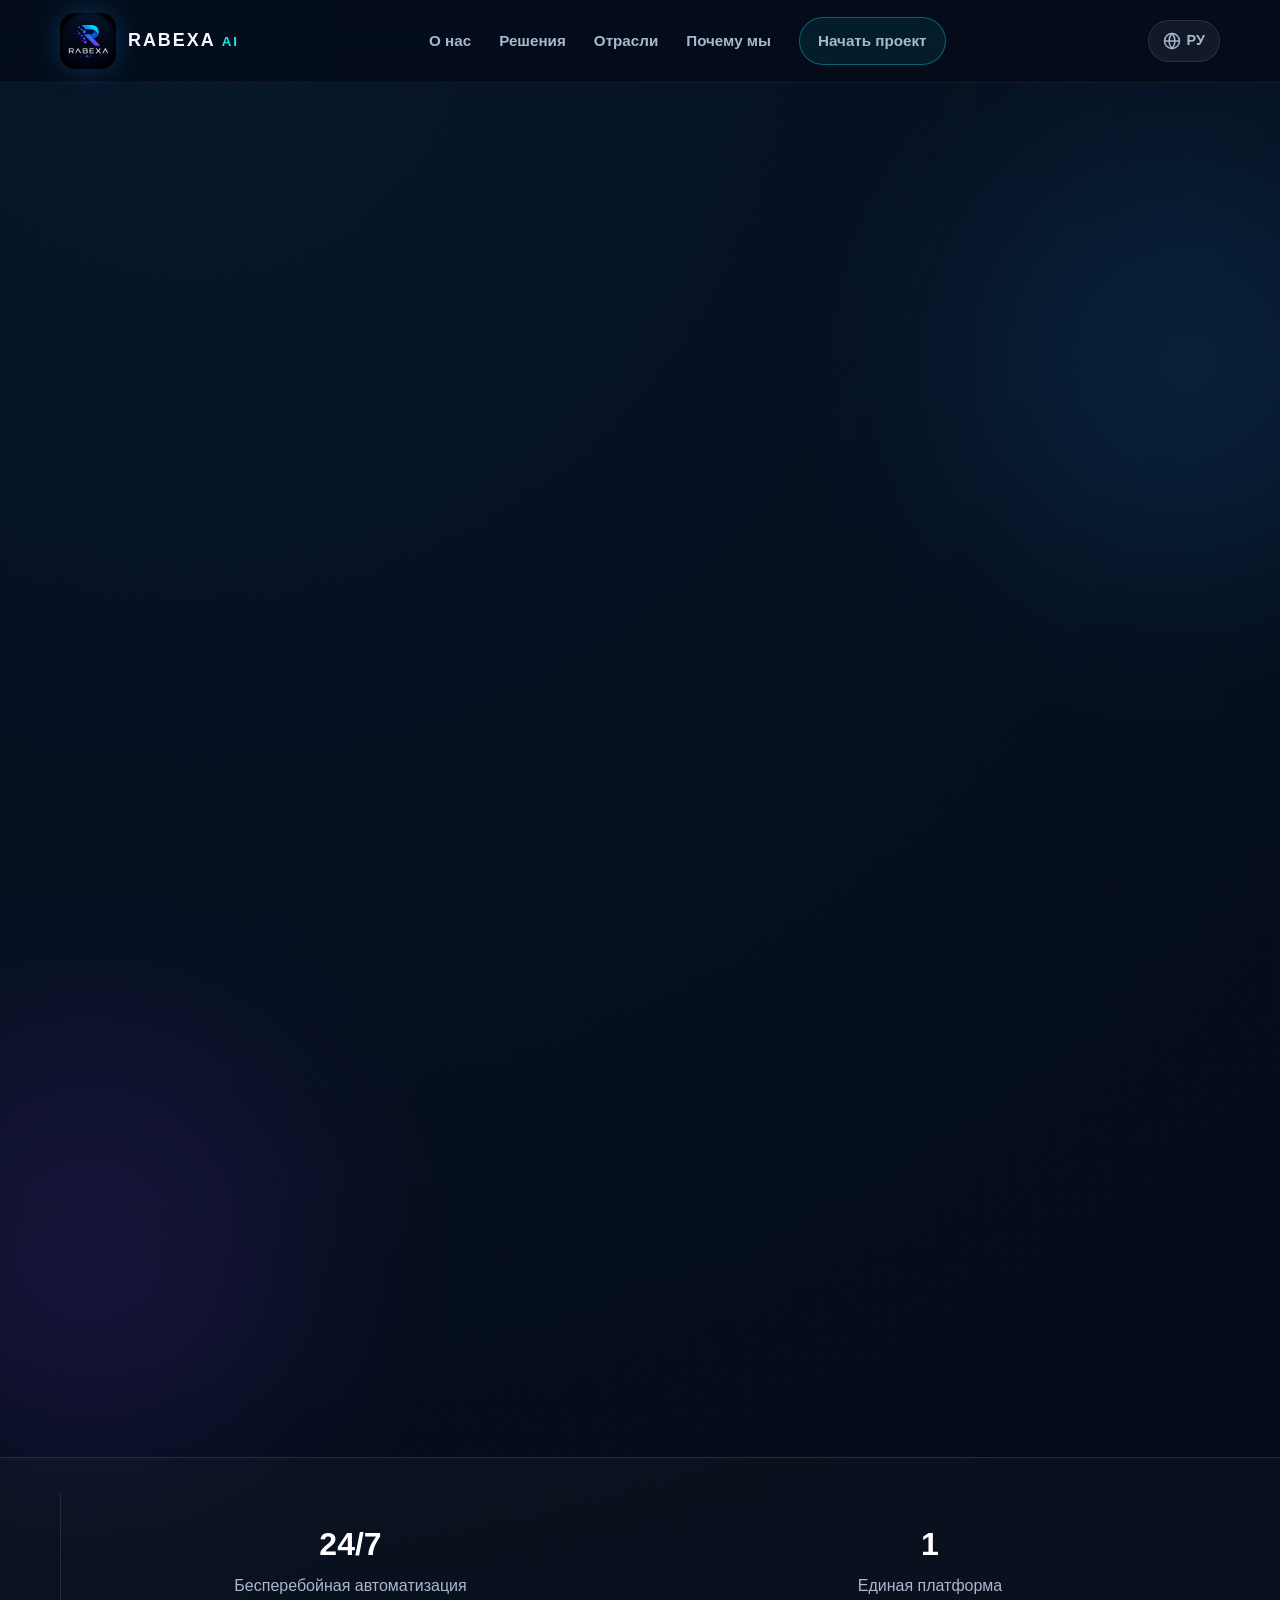
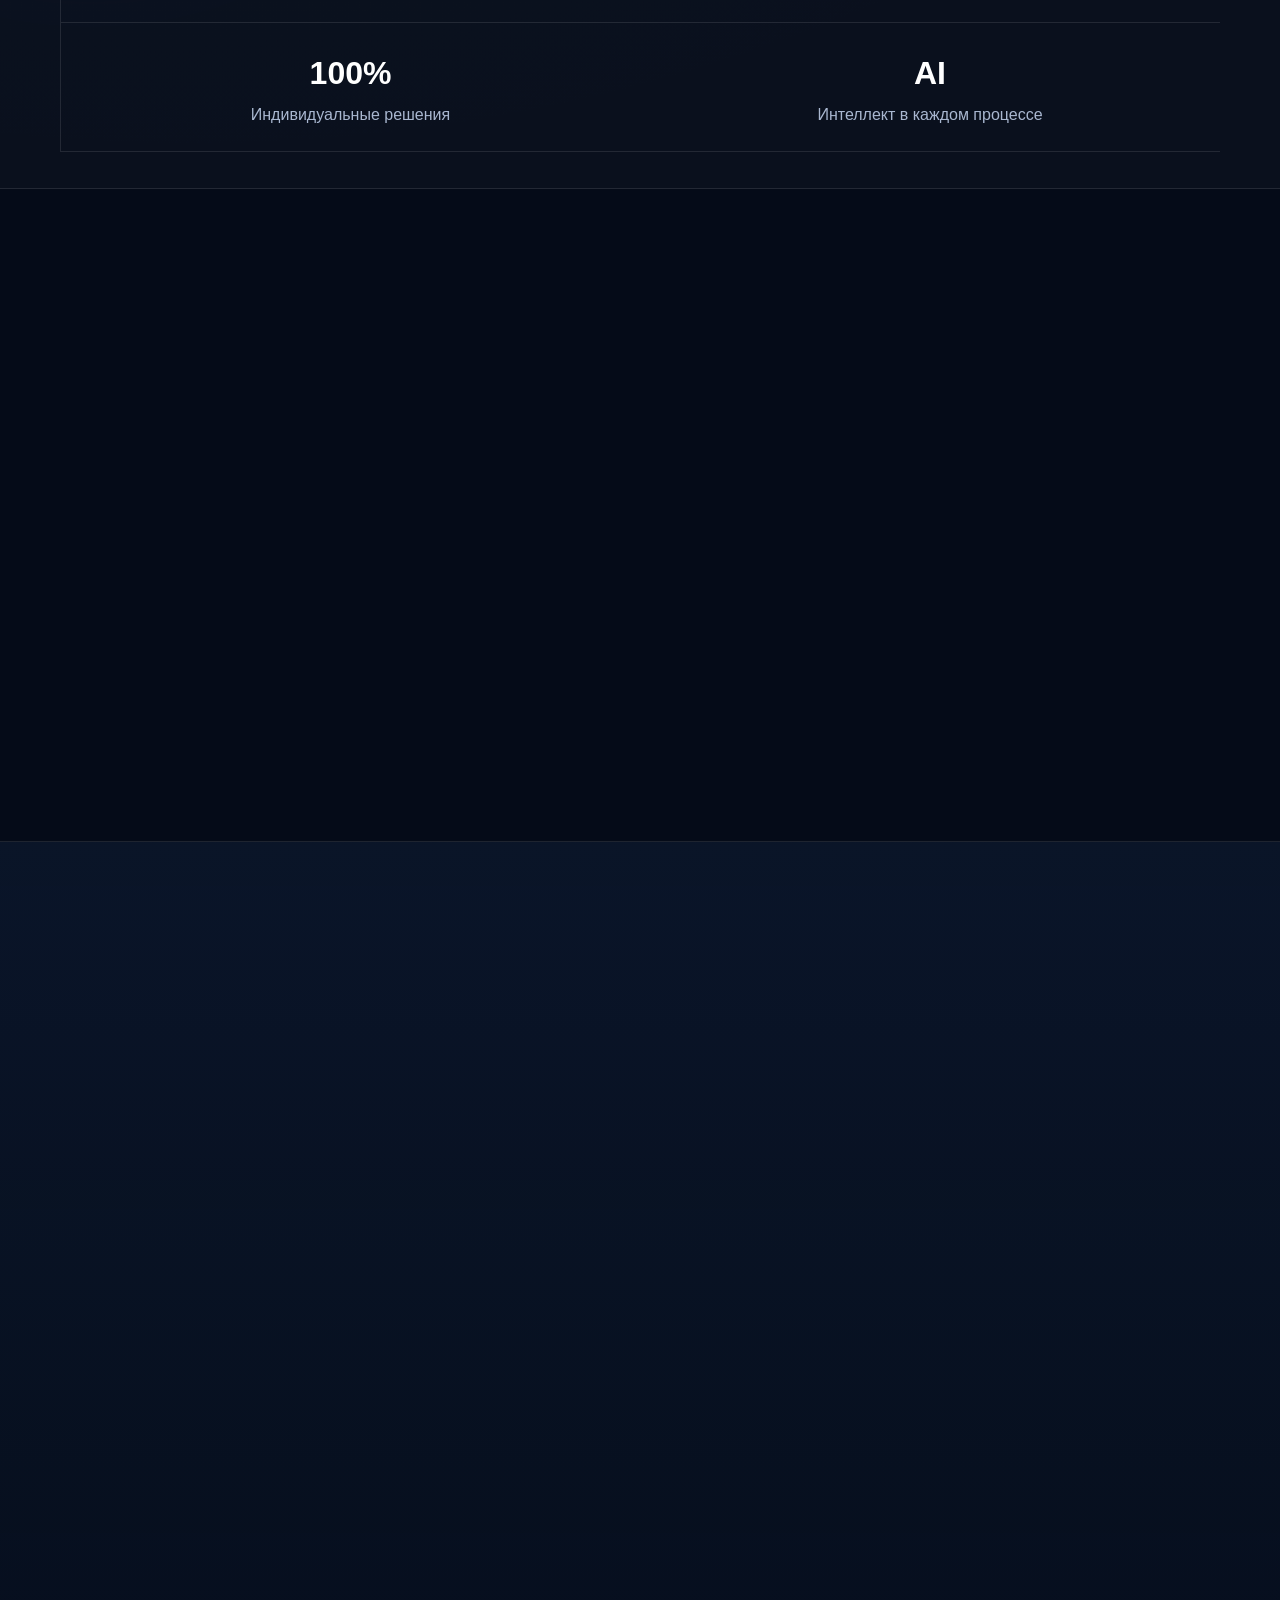
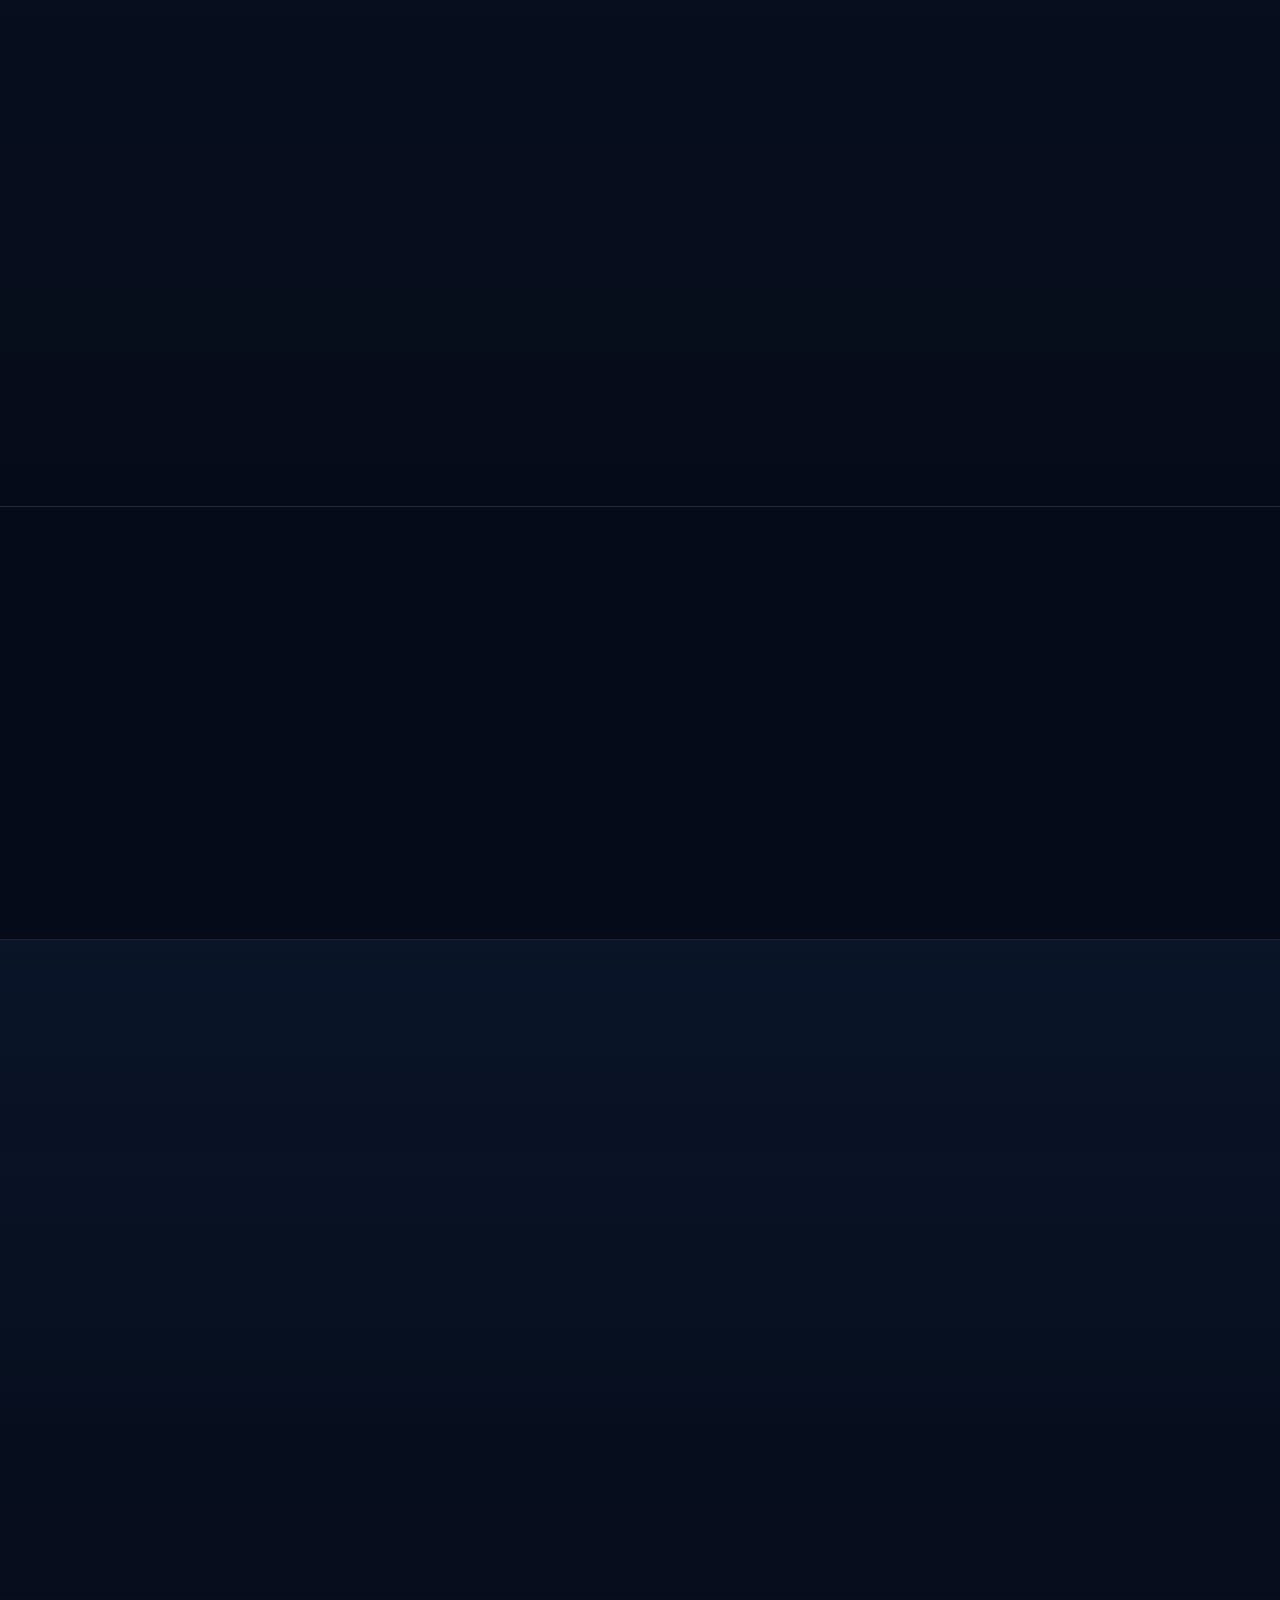
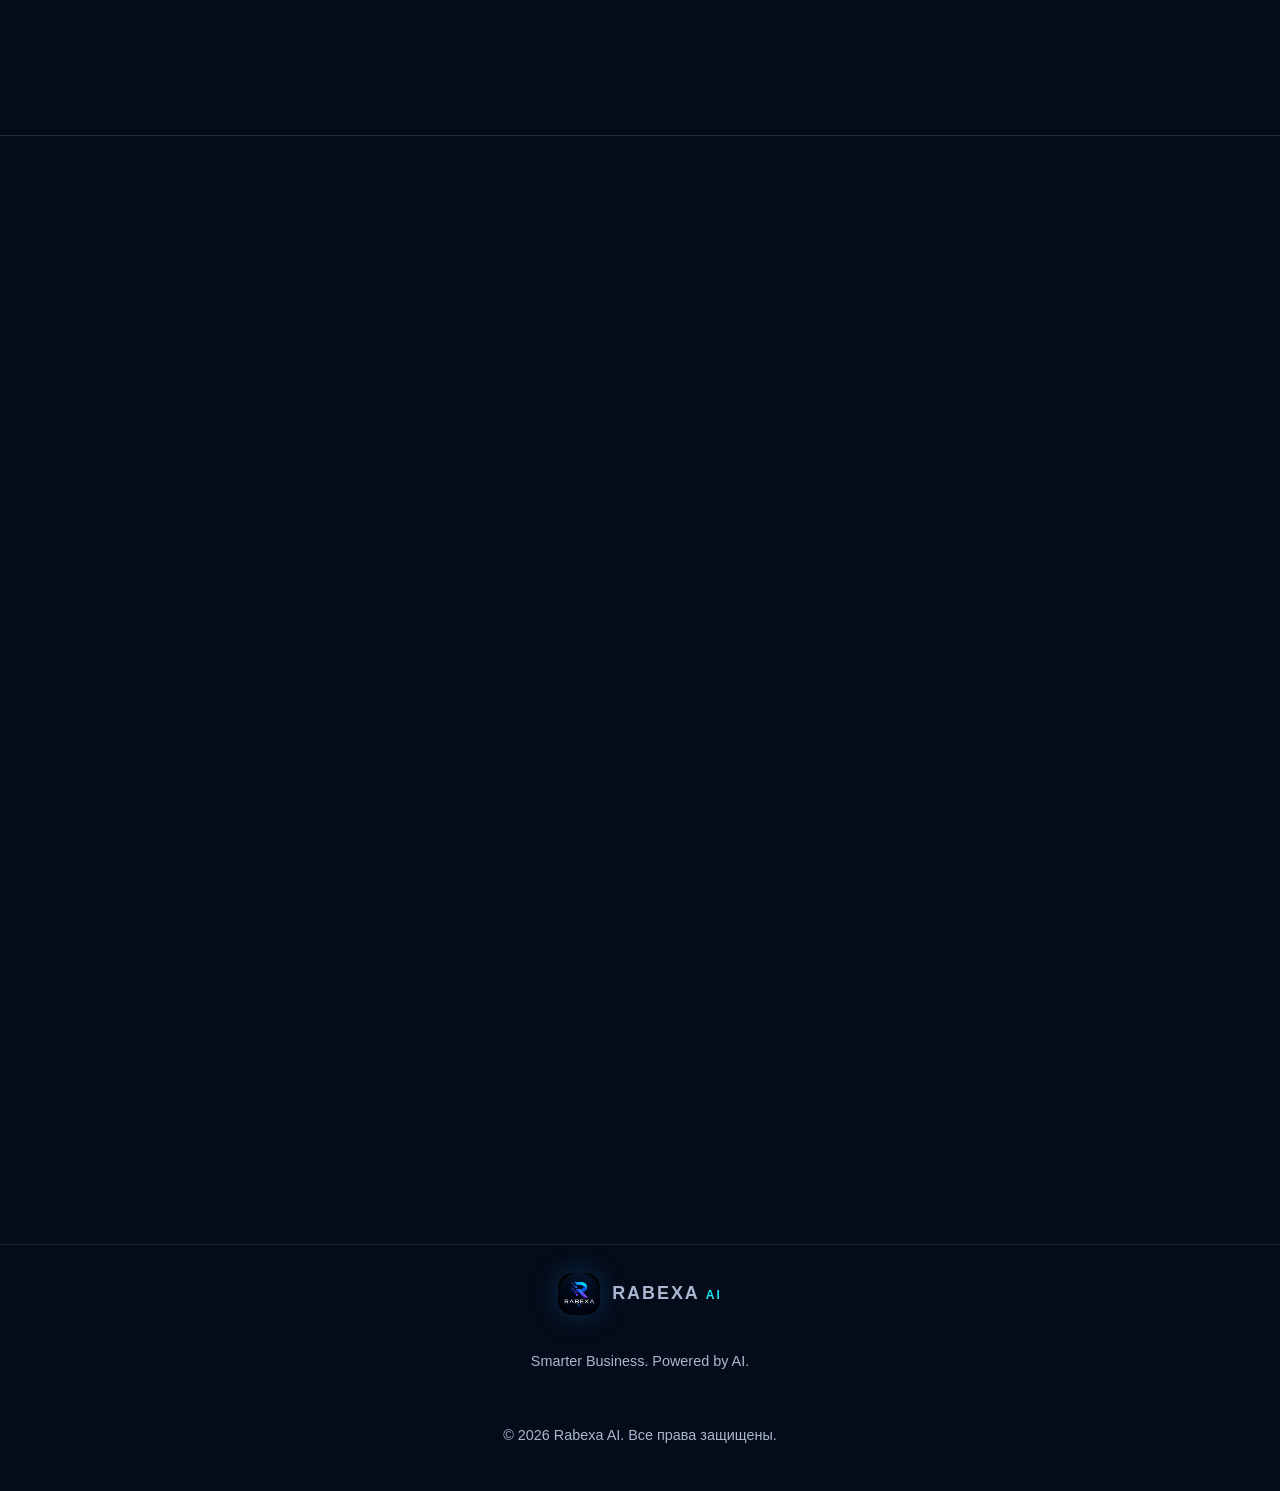
<file: ru.html>
<!doctype html>
<html lang="ru" dir="ltr">
<head>
  <meta charset="utf-8">
  <meta name="viewport" content="width=device-width, initial-scale=1">
  <meta name="description" content="Rabexa AI — решения искусственного интеллекта, автоматизации и облачного ПО для современного бизнеса.">
  <meta name="theme-color" content="#071225">
  <meta name="referrer" content="strict-origin-when-cross-origin">
  <meta http-equiv="Content-Security-Policy" content="default-src 'self'; img-src 'self' data:; style-src 'self'; script-src 'self'; font-src 'self'; connect-src 'self'; base-uri 'self'; form-action 'self'; frame-ancestors 'none'; object-src 'none'; upgrade-insecure-requests">
  <title>Rabexa AI | Smarter Business. Powered by AI.</title>
  <link rel="icon" href="assets/rabexa-logo.jpeg" type="image/jpeg">
  <link rel="stylesheet" href="styles.css">
  <script src="script.js" defer></script>
</head>
<body>
  <a class="skip-link" href="#main">Перейти к содержимому</a>

  <header class="site-header" id="top">
    <div class="container nav-wrap">
      <a class="brand" href="ru.html" aria-label="Rabexa AI Главная">
        <img src="assets/rabexa-logo.jpeg" alt="Rabexa AI Логотип" width="56" height="56">
        <span><strong>RABEXA</strong><small>AI</small></span>
      </a>

      <button class="menu-toggle" type="button" aria-expanded="false" aria-controls="primary-nav" aria-label="Открыть меню">
        <span></span><span></span><span></span>
      </button>

      <nav id="primary-nav" class="nav" aria-label="Основная навигация">
        <a href="#about">О нас</a>
        <a href="#services">Решения</a>
        <a href="#industries">Отрасли</a>
        <a href="#why-us">Почему мы</a>
        <a class="nav-cta" href="#contact">Начать проект</a>
      </nav>

      <div class="lang-switcher">
        <button class="lang-btn" aria-label="Сменить язык" aria-expanded="false">
          <svg width="18" height="18" viewBox="0 0 24 24" fill="none" stroke="currentColor" stroke-width="2"><circle cx="12" cy="12" r="10"/><path d="M2 12h20M12 2a15.3 15.3 0 0 1 4 10 15.3 15.3 0 0 1-4 10 15.3 15.3 0 0 1-4-10A15.3 15.3 0 0 1 12 2z"/></svg>
          <span>РУ</span>
        </button>
        <div class="lang-dropdown">
          <a href="index.html">English</a>
          <a href="ar.html">العربية</a>
          <a href="he.html">עברית</a>
          <a href="ru.html" class="active">Русский</a>
        </div>
      </div>
    </div>
  </header>

  <main id="main">
    <section class="hero section">
      <div class="hero-glow hero-glow-one"></div>
      <div class="hero-glow hero-glow-two"></div>
      <div class="container hero-grid">
        <div class="hero-content reveal">
          <span class="eyebrow">AI-решения для современного бизнеса</span>
          <h1>Сделайте свой бизнес <span>умнее, быстрее и эффективнее</span></h1>
          <p>Мы создаём облачные платформы, автоматизацию и AI-решения, которые помогают компаниям снижать затраты, повышать производительность и принимать лучшие решения — всё в одном месте.</p>
          <div class="hero-actions">
            <a class="btn btn-primary" href="#contact">Записаться на бесплатную консультацию</a>
            <a class="btn btn-secondary" href="#services">Изучить решения</a>
          </div>
          <div class="trust-row" aria-label="Преимущества Rabexa AI">
            <span>Масштабируемые решения</span>
            <span>Безопасность и конфиденциальность</span>
            <span>Гибкая интеграция</span>
          </div>
        </div>

        <div class="hero-visual reveal" aria-label="Платформа Rabexa AI">
          <div class="logo-orbit">
            <div class="orbit orbit-one"></div>
            <div class="orbit orbit-two"></div>
            <img src="assets/rabexa-logo.jpeg" alt="Rabexa AI" width="460" height="460">
            <div class="floating-card card-one"><strong>AI Agents</strong><span>Умное обслуживание клиентов</span></div>
            <div class="floating-card card-two"><strong>Automation</strong><span>Быстрое управление</span></div>
            <div class="floating-card card-three"><strong>Analytics</strong><span>Решения на основе данных</span></div>
          </div>
        </div>
      </div>
    </section>

    <section class="stats section-sm" aria-label="Статистика">
      <div class="container stats-grid">
        <article><strong>24/7</strong><span>Бесперебойная автоматизация</span></article>
        <article><strong>1</strong><span>Единая платформа</span></article>
        <article><strong>100%</strong><span>Индивидуальные решения</span></article>
        <article><strong>AI</strong><span>Интеллект в каждом процессе</span></article>
      </div>
    </section>

    <section class="section" id="about">
      <div class="container two-col">
        <div class="section-heading reveal">
          <span class="eyebrow">О нас</span>
          <h2>Ваш партнёр в цифровой трансформации на основе ИИ</h2>
        </div>
        <div class="prose reveal">
          <p>Rabexa AI специализируется на разработке решений искусственного интеллекта и облачного ПО. Мы помогаем компаниям превращать традиционные процессы в связанные цифровые решения, удобные в использовании и масштабируемые.</p>
          <p>Наша цель — дать командам возможность эффективнее управлять сотрудниками, проектами, клиентами, счетами и отчётами, внедряя автоматизацию и умных помощников в повседневную работу.</p>
        </div>
      </div>
    </section>

    <section class="section surface" id="services">
      <div class="container">
        <div class="section-heading centered reveal">
          <span class="eyebrow">Наши решения</span>
          <h2>Интегрированная платформа для умного управления бизнесом</h2>
          <p>Гибкие решения, которые можно использовать отдельно или объединить в единую систему.</p>
        </div>
        <div class="cards-grid">
          <article class="service-card reveal"><span class="icon">01</span><h3>Кадры</h3><p>Управление сотрудниками, отпусками, посещаемостью, рабочим временем и расписаниями.</p></article>
          <article class="service-card reveal"><span class="icon">02</span><h3>Проекты и объекты</h3><p>Отслеживание проектов, полевых команд, задач и прогресса в реальном времени.</p></article>
          <article class="service-card reveal"><span class="icon">03</span><h3>CRM</h3><p>Организация лидов, продаж, контрактов, последующих действий и поддержки после продажи.</p></article>
          <article class="service-card reveal"><span class="icon">04</span><h3>Счёт-фактура и отчёты</h3><p>Электронные счета, KPI, расширенные отчёты и интерактивные панели.</p></article>
          <article class="service-card reveal"><span class="icon">05</span><h3>WhatsApp для бизнеса</h3><p>Интеграция WhatsApp с внутренними системами для ускорения коммуникации и уведомлений.</p></article>
          <article class="service-card reveal"><span class="icon">06</span><h3>AI Agents</h3><p>Умные помощники для обслуживания клиентов, управления заказами и рутинных задач.</p></article>
        </div>
      </div>
    </section>

    <section class="section" id="industries">
      <div class="container">
        <div class="section-heading reveal">
          <span class="eyebrow">Отрасли</span>
          <h2>Решения, созданные для вашей реальности</h2>
        </div>
        <div class="industry-list reveal">
          <span>Строительство и подряд</span><span>Кадры</span><span>Услуги</span><span>Производство</span><span>Торговля и розница</span><span>Малый и средний бизнес</span>
        </div>
      </div>
    </section>

    <section class="section surface" id="why-us">
      <div class="container feature-grid">
        <div class="section-heading reveal">
          <span class="eyebrow">Почему Rabexa AI?</span>
          <h2>Мощные технологии без сложности</h2>
          <p>Мы создаём практичные, понятные и безопасные решения, обеспечивающие измеримый операционный эффект.</p>
        </div>
        <div class="features reveal">
          <article><h3>Одна платформа</h3><p>Управляйте операциями и данными из единого интерфейса — никаких рассредоточенных инструментов.</p></article>
          <article><h3>Масштабируемость</h3><p>Гибкая основа, которая растёт вместе с вашей компанией и интегрируется с существующими системами.</p></article>
          <article><h3>Безопасность прежде всего</h3><p>Принцип минимальных привилегий, шифрование соединений и чёткий контроль доступа.</p></article>
          <article><h3>Индивидуальная разработка</h3><p>Мы превращаем ваши реальные потребности в продукт, подходящий под ваши бизнес-процессы.</p></article>
        </div>
      </div>
    </section>

    <section class="section contact" id="contact">
      <div class="container contact-card reveal">
        <div>
          <span class="eyebrow">Давайте начнём</span>
          <h2>Готовы создать умную систему для вашего бизнеса?</h2>
          <p>Отправьте нам детали проекта, и мы свяжемся для обсуждения лучшего решения.</p>
        </div>
        <form id="contact-form" class="contact-form" novalidate>
          <div class="field-row">
            <label>Полное имя<input name="name" type="text" autocomplete="name" minlength="2" maxlength="80" required></label>
            <label>Электронная почта<input name="email" type="email" autocomplete="email" maxlength="120" required></label>
          </div>
          <label>Название компании<input name="company" type="text" autocomplete="organization" maxlength="120"></label>
          <label>Чем мы можем помочь?<textarea name="message" rows="5" minlength="10" maxlength="1500" required></textarea></label>
          <div class="form-footer">
            <button class="btn btn-primary" type="submit">Отправить запрос</button>
            <p id="form-status" role="status" aria-live="polite"></p>
          </div>
        </form>
      </div>
    </section>
  </main>

  <footer class="site-footer">
    <div class="container footer-grid">
      <div class="brand footer-brand"><img src="assets/rabexa-logo.jpeg" alt="" width="48" height="48"><span><strong>RABEXA</strong><small>AI</small></span></div>
      <p>Smarter Business. Powered by AI.</p>
      <p>&copy; <span id="year"></span> Rabexa AI. Все права защищены.</p>
    </div>
  </footer>
</body>
</html>
</file>
<file: styles.css>
:root{--bg:#050b18;--bg-2:#081326;--surface:#0b172c;--surface-2:#101f39;--text:#f5f8ff;--muted:#a9b7d0;--line:rgba(255,255,255,.1);--blue:#1a9cff;--cyan:#18e5ed;--violet:#8b3dff;--shadow:0 24px 80px rgba(0,0,0,.38);--radius:24px}
*{box-sizing:border-box}html{scroll-behavior:smooth}body{margin:0;background:radial-gradient(circle at 15% 0%,rgba(26,156,255,.08),transparent 28%),var(--bg);color:var(--text);font-family:Tahoma,Arial,sans-serif;line-height:1.75;overflow-x:hidden}img{max-width:100%;display:block}a{color:inherit;text-decoration:none}button,input,textarea{font:inherit}.container{width:min(1160px,calc(100% - 40px));margin-inline:auto}.section{padding:110px 0}.section-sm{padding:36px 0}.surface{background:linear-gradient(180deg,rgba(11,23,44,.82),rgba(5,11,24,.65));border-block:1px solid var(--line)}.skip-link{position:absolute;right:16px;top:-60px;background:#fff;color:#000;padding:10px 16px;z-index:999;border-radius:8px}.skip-link:focus{top:12px}.site-header{position:sticky;top:0;z-index:100;background:rgba(5,11,24,.76);backdrop-filter:blur(18px);border-bottom:1px solid rgba(255,255,255,.07)}.nav-wrap{height:82px;display:flex;align-items:center;justify-content:space-between}.brand{display:flex;align-items:center;gap:12px}.brand img{border-radius:15px;box-shadow:0 0 28px rgba(26,156,255,.25)}.brand span{display:flex;align-items:baseline;gap:6px;letter-spacing:2px}.brand strong{font-size:1.12rem}.brand small{color:var(--cyan);font-weight:800}.nav{display:flex;align-items:center;gap:28px}.nav a{color:var(--muted);font-weight:700;font-size:.95rem;transition:.25s}.nav a:hover,.nav a:focus-visible{color:#fff}.nav-cta{padding:10px 18px;border:1px solid rgba(24,229,237,.35);border-radius:999px;background:rgba(24,229,237,.08)}.menu-toggle{display:none;background:none;border:0;padding:8px}.menu-toggle span{display:block;width:26px;height:2px;background:#fff;margin:5px;border-radius:2px}.lang-switcher{position:relative;margin-inline-start:12px}.lang-btn{display:flex;align-items:center;gap:6px;background:rgba(255,255,255,.06);border:1px solid var(--line);border-radius:999px;padding:7px 14px;color:var(--muted);cursor:pointer;font-weight:700;font-size:.9rem;transition:.25s}.lang-btn:hover{color:#fff;border-color:rgba(255,255,255,.2)}.lang-btn svg{flex-shrink:0}.lang-dropdown{display:none;position:absolute;top:calc(100% + 8px);inset-inline-end:0;background:#0c1a30;border:1px solid var(--line);border-radius:14px;padding:6px;min-width:140px;box-shadow:var(--shadow);z-index:200}.lang-dropdown.open{display:flex;flex-direction:column}.lang-dropdown a{padding:9px 14px;border-radius:10px;color:var(--muted);font-weight:600;font-size:.9rem;transition:.2s;white-space:nowrap}.lang-dropdown a:hover,.lang-dropdown a.active{color:#fff;background:rgba(26,156,255,.12)}.hero{position:relative;min-height:calc(100vh - 82px);display:flex;align-items:center}.hero-grid{display:grid;grid-template-columns:1.05fr .95fr;gap:70px;align-items:center}.eyebrow{display:inline-flex;padding:7px 13px;border-radius:999px;background:rgba(26,156,255,.1);border:1px solid rgba(26,156,255,.2);color:#8ed7ff;font-weight:800;font-size:.84rem;margin-bottom:18px}.hero h1,.section-heading h2{margin:0;line-height:1.22;letter-spacing:-.6px}.hero h1{font-size:clamp(2.6rem,5.6vw,5.4rem);max-width:760px;margin-inline:auto}.hero h1 span{background:linear-gradient(90deg,var(--cyan),var(--blue),#b05cff);-webkit-background-clip:text;background-clip:text;color:transparent}.hero-content{text-align:center}.hero-content>p{color:var(--muted);font-size:1.16rem;max-width:690px;margin:26px 0}.hero-actions{display:flex;gap:14px;flex-wrap:wrap}.btn{display:inline-flex;align-items:center;justify-content:center;min-height:52px;padding:0 24px;border-radius:14px;border:1px solid transparent;font-weight:800;cursor:pointer;transition:.25s}.btn-primary{background:linear-gradient(135deg,var(--blue),var(--violet));color:#fff;box-shadow:0 14px 34px rgba(75,74,255,.25)}.btn-primary:hover{transform:translateY(-2px);filter:brightness(1.08)}.btn-secondary{border-color:var(--line);background:rgba(255,255,255,.04)}.btn-secondary:hover{background:rgba(255,255,255,.08)}.trust-row{display:flex;gap:22px;flex-wrap:wrap;margin-top:30px;color:#c9d6e9;font-size:.9rem}.trust-row span::before{content:'✓';color:var(--cyan);margin-left:7px}.hero-visual{position:relative}.logo-orbit{position:relative;aspect-ratio:1;display:grid;place-items:center}.logo-orbit>img{width:68%;border-radius:50%;object-fit:cover;box-shadow:0 0 90px rgba(26,156,255,.2),var(--shadow);z-index:2}.orbit{position:absolute;border:1px solid rgba(62,190,255,.19);border-radius:50%;inset:5%;animation:spin 24s linear infinite}.orbit-two{inset:16%;border-style:dashed;animation-direction:reverse;animation-duration:17s}.floating-card{position:absolute;z-index:3;background:rgba(10,22,42,.82);backdrop-filter:blur(12px);border:1px solid var(--line);border-radius:16px;padding:12px 16px;box-shadow:var(--shadow);min-width:160px}.floating-card strong{display:block;color:#fff}.floating-card span{font-size:.8rem;color:var(--muted)}.card-one{top:10%;right:0}.card-two{bottom:13%;right:2%}.card-three{left:0;top:42%}.hero-glow{position:absolute;width:420px;height:420px;border-radius:50%;filter:blur(110px);opacity:.13;pointer-events:none}.hero-glow-one{background:var(--blue);top:5%;right:-120px}.hero-glow-two{background:var(--violet);bottom:0;left:-120px}@keyframes spin{to{transform:rotate(360deg)}}.stats{border-block:1px solid var(--line);background:rgba(255,255,255,.02)}.stats-grid{display:grid;grid-template-columns:repeat(4,1fr)}.stats article{text-align:center;padding:22px;border-left:1px solid var(--line)}.stats article:last-child{border-left:0}.stats strong{display:block;font-size:2rem;color:#fff}.stats span{color:var(--muted)}.two-col,.feature-grid{display:grid;grid-template-columns:.9fr 1.1fr;gap:80px;align-items:start}.section-heading h2{font-size:clamp(2rem,4vw,3.7rem)}.section-heading>p,.prose p{color:var(--muted);font-size:1.06rem}.centered{text-align:center;max-width:760px;margin:0 auto 50px}.cards-grid{display:grid;grid-template-columns:repeat(3,1fr);gap:20px}.service-card{padding:28px;background:linear-gradient(180deg,rgba(16,31,57,.9),rgba(9,20,38,.9));border:1px solid var(--line);border-radius:var(--radius);transition:.3s}.service-card:hover{transform:translateY(-6px);border-color:rgba(26,156,255,.35);box-shadow:0 25px 60px rgba(0,0,0,.28)}.service-card .icon{display:grid;place-items:center;width:44px;height:44px;border-radius:13px;background:linear-gradient(135deg,rgba(26,156,255,.18),rgba(139,61,255,.18));color:#8ed7ff;font-weight:900}.service-card h3{margin:20px 0 8px;font-size:1.25rem}.service-card p{margin:0;color:var(--muted)}.industry-list{display:flex;flex-wrap:wrap;gap:14px;margin-top:34px}.industry-list span{padding:14px 20px;border-radius:999px;border:1px solid var(--line);background:rgba(255,255,255,.03);color:#dbe7f7}.features{display:grid;grid-template-columns:1fr 1fr;gap:18px}.features article{padding:24px;border:1px solid var(--line);border-radius:18px;background:rgba(255,255,255,.025)}.features h3{margin:0 0 8px}.features p{margin:0;color:var(--muted)}.contact-card{display:grid;grid-template-columns:.8fr 1.2fr;gap:60px;padding:48px;border-radius:32px;border:1px solid rgba(51,180,255,.25);background:radial-gradient(circle at 0 0,rgba(26,156,255,.16),transparent 35%),linear-gradient(135deg,#0b1830,#0b1325);box-shadow:var(--shadow)}.contact-card h2{font-size:clamp(2rem,4vw,3.4rem);margin:0}.contact-card>div p{color:var(--muted)}.contact-form{display:grid;gap:16px}.field-row{display:grid;grid-template-columns:1fr 1fr;gap:16px}.contact-form label{display:grid;gap:7px;color:#dce7f8;font-weight:700;font-size:.92rem}.contact-form input,.contact-form textarea{width:100%;border:1px solid var(--line);background:rgba(3,9,20,.65);color:#fff;border-radius:12px;padding:13px 14px;outline:none}.contact-form input:focus,.contact-form textarea:focus{border-color:var(--blue);box-shadow:0 0 0 3px rgba(26,156,255,.12)}.contact-form textarea{resize:vertical}.form-footer{display:flex;align-items:center;gap:16px}.form-footer p{margin:0;color:#8ff0c0}.form-note{font-size:.8rem;color:#8191aa;margin:0}.site-footer{padding:28px 0;border-top:1px solid var(--line)}.footer-grid{display:flex;align-items:center;justify-content:space-between;gap:20px;color:var(--muted);font-size:.9rem}.footer-brand img{width:42px;height:42px}.reveal{opacity:0;transform:translateY(24px);transition:opacity .7s ease,transform .7s ease}.reveal.visible{opacity:1;transform:none}
@media (prefers-reduced-motion:reduce){html{scroll-behavior:auto}.orbit{animation:none}.reveal{opacity:1;transform:none;transition:none}.btn,.service-card{transition:none}}
@media (max-width:920px){.menu-toggle{display:block}.nav{position:absolute;top:82px;right:20px;left:20px;display:none;flex-direction:column;align-items:stretch;background:#091426;border:1px solid var(--line);padding:18px;border-radius:18px;box-shadow:var(--shadow)}.nav.open{display:flex}.lang-switcher{margin-inline-start:0}.lang-dropdown{position:static;box-shadow:none;border-radius:12px;margin-top:12px;background:#091426}}.hero-grid,.two-col,.feature-grid,.contact-card{grid-template-columns:1fr}.hero{padding-top:70px}.hero-content>p{margin-inline:auto}.hero-actions,.trust-row{justify-content:center}.hero-visual{max-width:620px;margin:auto}.cards-grid{grid-template-columns:1fr 1fr}.contact-card{gap:30px}.footer-grid{flex-direction:column;text-align:center}.stats-grid{grid-template-columns:1fr 1fr}.stats article:nth-child(2){border-left:0}.stats article{border-bottom:1px solid var(--line)}}
@media (max-width:620px){.container{width:min(100% - 28px,1160px)}.section{padding:78px 0}.hero h1{font-size:2.7rem}.cards-grid,.features,.field-row{grid-template-columns:1fr}.floating-card{position:relative;margin:10px auto;inset:auto!important;width:max-content}.logo-orbit{display:flex;flex-direction:column;aspect-ratio:auto}.logo-orbit>img{width:82%;margin-bottom:15px;object-fit:contain}.orbit{display:none}.contact-card{padding:28px 20px}.stats strong{font-size:1.5rem}}
</file>
